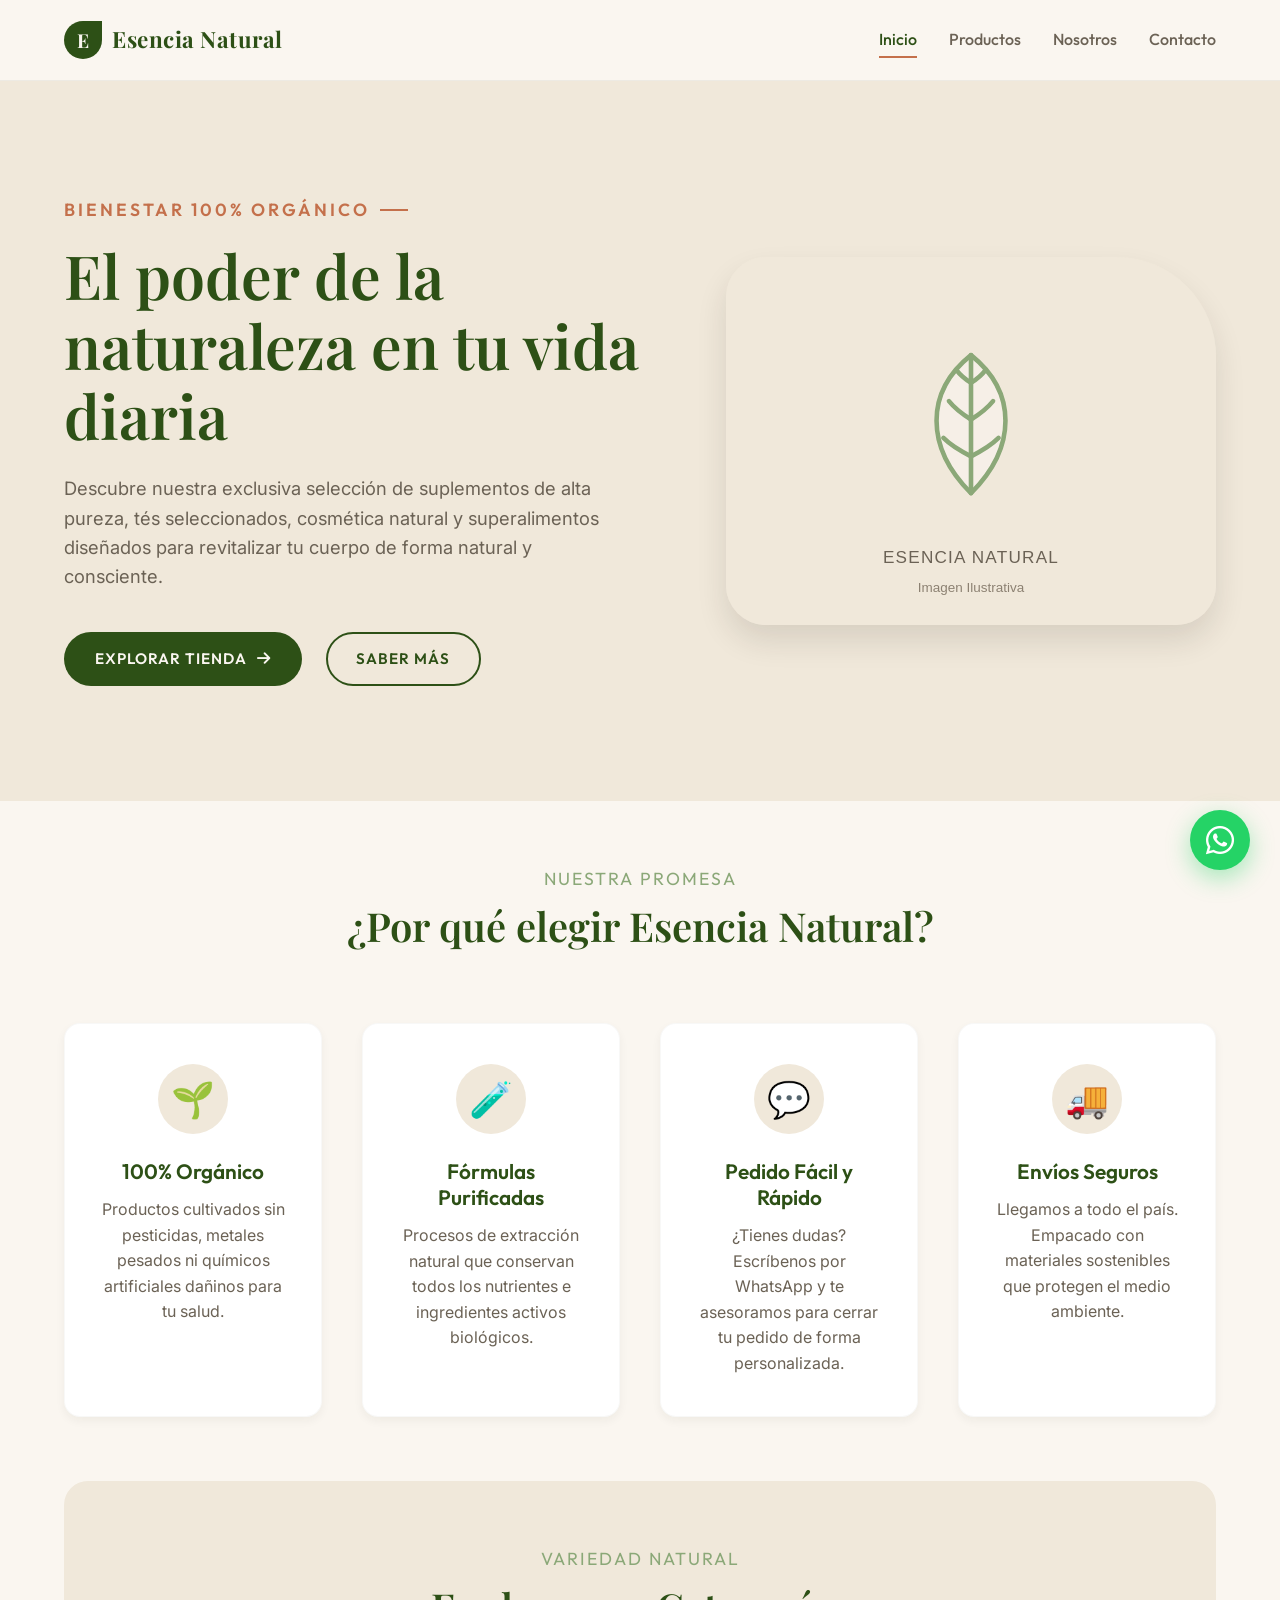
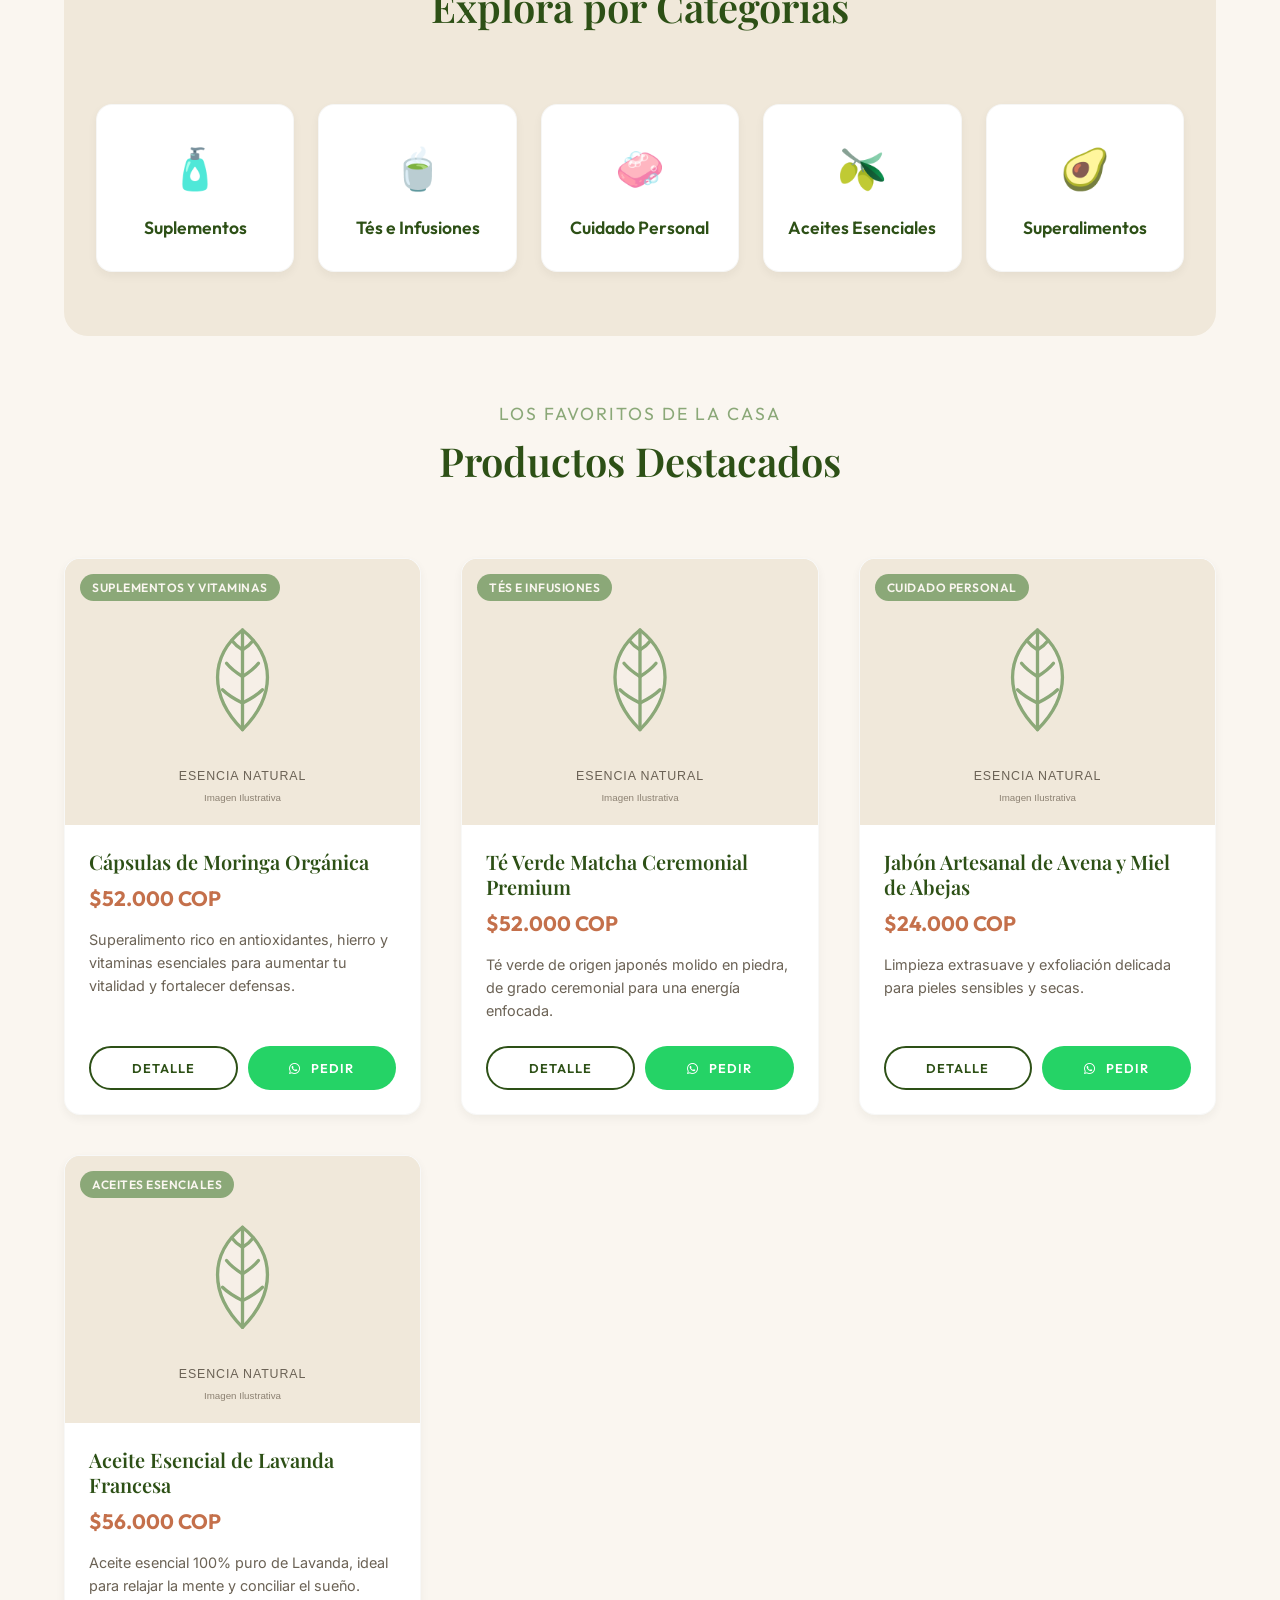
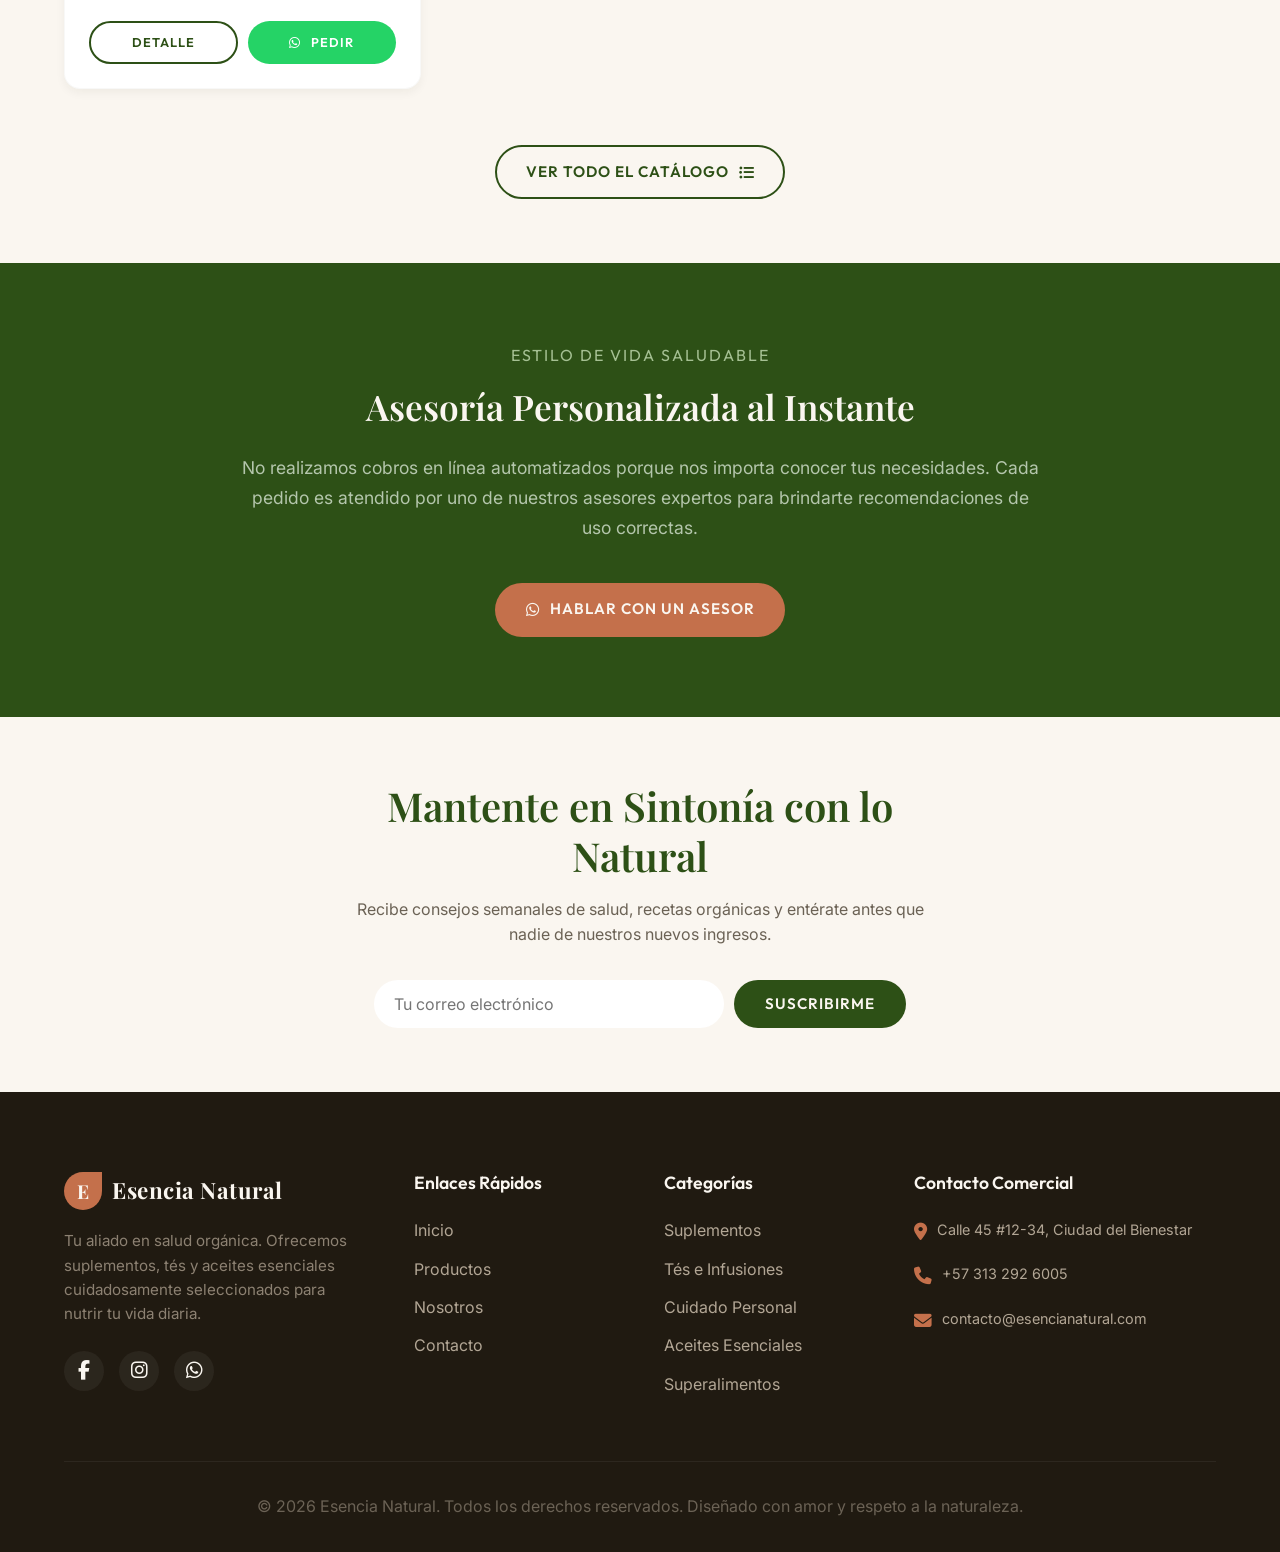
<file: index.html>
<!DOCTYPE html>
<html lang="es">
<head>
  <meta charset="UTF-8">
  <meta name="viewport" content="width=device-width, initial-scale=1.0">
  <title>Esencia Natural | Tienda Naturista y Bienestar Orgánico</title>
  <meta name="description" content="Descubre suplementos orgánicos, aceites esenciales, tés relajantes y superalimentos. En Esencia Natural te ayudamos a vivir mejor con productos 100% naturales.">
  
  <!-- CSS -->
  <link rel="stylesheet" href="css/styles.css">
  
  <!-- Iconos (Usamos FontAwesome para iconos de redes, etc. vía CDN) -->
  <link rel="stylesheet" href="https://cdnjs.cloudflare.com/ajax/libs/font-awesome/6.4.0/css/all.min.css">
</head>
<body>

  <!-- HEADER / NAVEGACIÓN -->
  <header>
    <div class="nav-container">
      <a href="index.html" class="logo">
        <div class="logo-icon">E</div>
        <span class="logo-text">Esencia Natural</span>
      </a>
      
      <nav class="nav-links" id="navLinks">
        <a href="index.html" class="active">Inicio</a>
        <a href="productos.html">Productos</a>
        <a href="nosotros.html">Nosotros</a>
        <a href="contacto.html">Contacto</a>
      </nav>
      
      <button class="nav-toggle" id="navToggle" aria-label="Abrir menú">
        <span></span>
        <span></span>
        <span></span>
      </button>
    </div>
  </header>

  <!-- SECCIÓN HERO -->
  <section class="hero">
    <div class="hero-grid">
      <div class="hero-content">
        <div class="hero-tagline">Bienestar 100% Orgánico</div>
        <h1>El poder de la naturaleza en tu vida diaria</h1>
        <p class="hero-desc">Descubre nuestra exclusiva selección de suplementos de alta pureza, tés seleccionados, cosmética natural y superalimentos diseñados para revitalizar tu cuerpo de forma natural y consciente.</p>
        <div class="hero-btns">
          <a href="productos.html" class="btn btn-primary">Explorar Tienda <i class="fa-solid fa-arrow-right"></i></a>
          <a href="contacto.html" class="btn btn-outline">Saber Más</a>
        </div>
      </div>
      <div class="hero-image">
        <img src="img/placeholder.svg" alt="Bienestar natural - Esencia Natural">
      </div>
    </div>
  </section>

  <!-- SECCIÓN BENEFICIOS -->
  <section class="benefits container">
    <div class="section-header">
      <p>Nuestra Promesa</p>
      <h2>¿Por qué elegir Esencia Natural?</h2>
    </div>
    <div class="benefits-grid">
      <div class="benefit-card">
        <div class="benefit-icon">🌱</div>
        <h3>100% Orgánico</h3>
        <p>Productos cultivados sin pesticidas, metales pesados ni químicos artificiales dañinos para tu salud.</p>
      </div>
      <div class="benefit-card">
        <div class="benefit-icon">🧪</div>
        <h3>Fórmulas Purificadas</h3>
        <p>Procesos de extracción natural que conservan todos los nutrientes e ingredientes activos biológicos.</p>
      </div>
      <div class="benefit-card">
        <div class="benefit-icon">💬</div>
        <h3>Pedido Fácil y Rápido</h3>
        <p>¿Tienes dudas? Escríbenos por WhatsApp y te asesoramos para cerrar tu pedido de forma personalizada.</p>
      </div>
      <div class="benefit-card">
        <div class="benefit-icon">🚚</div>
        <h3>Envíos Seguros</h3>
        <p>Llegamos a todo el país. Empacado con materiales sostenibles que protegen el medio ambiente.</p>
      </div>
    </div>
  </section>

  <!-- SECCIÓN CATEGORÍAS -->
  <section class="categories container" style="background-color: var(--bg-dark); border-radius: var(--border-radius-lg); padding: 4rem 2rem;">
    <div class="section-header">
      <p>Variedad Natural</p>
      <h2>Explora por Categorías</h2>
    </div>
    <div class="categories-grid">
      <a href="productos.html?cat=suplementos" class="category-card">
        <span class="category-emoji">🧴</span>
        <h3>Suplementos</h3>
      </a>
      <a href="productos.html?cat=tes" class="category-card">
        <span class="category-emoji">🍵</span>
        <h3>Tés e Infusiones</h3>
      </a>
      <a href="productos.html?cat=cuidado" class="category-card">
        <span class="category-emoji">🧼</span>
        <h3>Cuidado Personal</h3>
      </a>
      <a href="productos.html?cat=aceites" class="category-card">
        <span class="category-emoji">🫒</span>
        <h3>Aceites Esenciales</h3>
      </a>
      <a href="productos.html?cat=superalimentos" class="category-card">
        <span class="category-emoji">🥑</span>
        <h3>Superalimentos</h3>
      </a>
    </div>
  </section>

  <!-- PRODUCTOS DESTACADOS -->
  <section class="featured-products container">
    <div class="section-header">
      <p>Los Favoritos de la Casa</p>
      <h2>Productos Destacados</h2>
    </div>
    
    <div class="products-grid" id="featuredGrid">
      <!-- Se cargarán 4 productos destacados dinámicamente con JS -->
    </div>
    
    <div style="text-align: center; margin-top: 3.5rem;">
      <a href="productos.html" class="btn btn-outline">Ver Todo el Catálogo <i class="fa-solid fa-list-ul"></i></a>
    </div>
  </section>

  <!-- BANNER PROMOCIONAL / CONCEPTO -->
  <section class="promo-banner" style="background-color: var(--primary-color); color: var(--text-light); padding: 5rem 0; text-align: center; position: relative;">
    <div style="width: 90%; max-width: 800px; margin: 0 auto;">
      <span style="font-family: 'Outfit', sans-serif; font-size: 1rem; text-transform: uppercase; letter-spacing: 2px; color: var(--secondary-light); display: block; margin-bottom: 1rem;">Estilo de Vida Saludable</span>
      <h2 style="color: var(--text-light); font-size: 2.2rem; margin-bottom: 1.5rem; font-family: 'Playfair Display', serif;">Asesoría Personalizada al Instante</h2>
      <p style="color: #B4C6AC; font-size: 1.1rem; margin-bottom: 2.5rem; line-height: 1.7;">No realizamos cobros en línea automatizados porque nos importa conocer tus necesidades. Cada pedido es atendido por uno de nuestros asesores expertos para brindarte recomendaciones de uso correctas.</p>
      <a href="https://wa.me/573132926005?text=Hola%20🌿%20me%20gustaría%20recibir%20asesoría%20sobre%20sus%20productos%20naturistas." target="_blank" class="btn btn-accent"><i class="fa-brands fa-whatsapp"></i> Hablar con un Asesor</a>
    </div>
  </section>

  <!-- SUSCRIPCIÓN NEWSLETTER -->
  <section class="newsletter container" style="text-align: center; max-width: 600px; padding: 4rem 0;">
    <h2 style="margin-bottom: 1rem;">Mantente en Sintonía con lo Natural</h2>
    <p style="margin-bottom: 2rem;">Recibe consejos semanales de salud, recetas orgánicas y entérate antes que nadie de nuestros nuevos ingresos.</p>
    <form style="display: flex; gap: 10px; flex-wrap: wrap; justify-content: center;" onsubmit="event.preventDefault(); alert('¡Gracias por suscribirte a nuestro boletín natural!'); this.reset();">
      <input type="email" placeholder="Tu correo electrónico" required style="padding: 12px 20px; border-radius: 50px; border: 1.5px solid var(--border-color); font-family: 'Inter', sans-serif; font-size: 1rem; width: 100%; max-width: 350px; outline: none; background-color: var(--bg-card);">
      <button type="submit" class="btn btn-primary">Suscribirme</button>
    </form>
  </section>

  <!-- FOOTER -->
  <footer>
    <div class="footer-grid">
      <div class="footer-brand">
        <a href="index.html" class="logo" style="margin-bottom: 1.2rem; display: inline-flex;">
          <div class="logo-icon" style="background-color: var(--accent-color);">E</div>
          <span class="logo-text" style="color: var(--text-light);">Esencia Natural</span>
        </a>
        <p>Tu aliado en salud orgánica. Ofrecemos suplementos, tés y aceites esenciales cuidadosamente seleccionados para nutrir tu vida diaria.</p>
        <div class="footer-socials">
          <a href="#" class="social-link" aria-label="Facebook"><i class="fa-brands fa-facebook-f"></i></a>
          <a href="#" class="social-link" aria-label="Instagram"><i class="fa-brands fa-instagram"></i></a>
          <a href="#" class="social-link" aria-label="WhatsApp"><i class="fa-brands fa-whatsapp"></i></a>
        </div>
      </div>
      
      <div class="footer-column">
        <h4>Enlaces Rápidos</h4>
        <div class="footer-links">
          <a href="index.html">Inicio</a>
          <a href="productos.html">Productos</a>
          <a href="nosotros.html">Nosotros</a>
          <a href="contacto.html">Contacto</a>
        </div>
      </div>
      
      <div class="footer-column">
        <h4>Categorías</h4>
        <div class="footer-links">
          <a href="productos.html?cat=suplementos">Suplementos</a>
          <a href="productos.html?cat=tes">Tés e Infusiones</a>
          <a href="productos.html?cat=cuidado">Cuidado Personal</a>
          <a href="productos.html?cat=aceites">Aceites Esenciales</a>
          <a href="productos.html?cat=superalimentos">Superalimentos</a>
        </div>
      </div>
      
      <div class="footer-column">
        <h4>Contacto Comercial</h4>
        <div class="footer-contact-list">
          <div class="footer-contact-item">
            <span style="font-size: 1.1rem; color: var(--accent-color);"><i class="fa-solid fa-location-dot"></i></span>
            <span>Calle 45 #12-34, Ciudad del Bienestar</span>
          </div>
          <div class="footer-contact-item">
            <span style="font-size: 1.1rem; color: var(--accent-color);"><i class="fa-solid fa-phone"></i></span>
            <span>+57 313 292 6005</span>
          </div>
          <div class="footer-contact-item">
            <span style="font-size: 1.1rem; color: var(--accent-color);"><i class="fa-solid fa-envelope"></i></span>
            <span>contacto@esencianatural.com</span>
          </div>
        </div>
      </div>
    </div>
    
    <div class="footer-bottom">
      <p>&copy; 2026 Esencia Natural. Todos los derechos reservados. Diseñado con amor y respeto a la naturaleza.</p>
    </div>
  </footer>

  <!-- Botón WhatsApp Flotante -->
  <a href="https://wa.me/573132926005?text=Hola%20%F0%9F%8C%BF%20me%20gustar%C3%ADa%20ver%20el%20cat%C3%A1logo%20de%20productos." target="_blank" class="whatsapp-float" aria-label="Escríbenos por WhatsApp">
    <i class="fa-brands fa-whatsapp"></i>
  </a>

  <!-- SCRIPTS -->
  <script src="js/productos.js"></script>
  <script src="js/main.js"></script>
  <script>
    // Cargar 4 productos destacados en el Home
    document.addEventListener('DOMContentLoaded', () => {
      const grid = document.getElementById('featuredGrid');
      if (grid && typeof PRODUCTOS !== 'undefined') {
        // Seleccionamos 4 productos específicos representativos
        const destacadosIds = [1, 9, 13, 19];
        const destacados = PRODUCTOS.filter(p => destacadosIds.includes(p.id));
        
        destacados.forEach(prod => {
          const card = document.createElement('div');
          card.className = 'product-card';
          
          card.innerHTML = `
            <span class="product-badge">${prod.categoriaLabel}</span>
            <div class="product-image-container">
              <img src="${prod.imagen}" alt="${prod.nombre}" loading="lazy">
            </div>
            <div class="product-info">
              <h3 class="product-title"><a href="producto.html?id=${prod.id}">${prod.nombre}</a></h3>
              <div class="product-price">$${prod.precio.toLocaleString('es-CO')} COP</div>
              <p class="product-desc">${prod.descripcionCorta}</p>
              <div class="product-card-btns">
                <a href="producto.html?id=${prod.id}" class="btn btn-outline">Detalle</a>
                <a href="${generarLinkWhatsApp(prod.nombre, prod.precio, 1)}" target="_blank" class="btn btn-whatsapp"><i class="fa-brands fa-whatsapp"></i> Pedir</a>
              </div>
            </div>
          `;
          grid.appendChild(card);
        });
      }
    });
  </script>
</body>
</html>
</file>
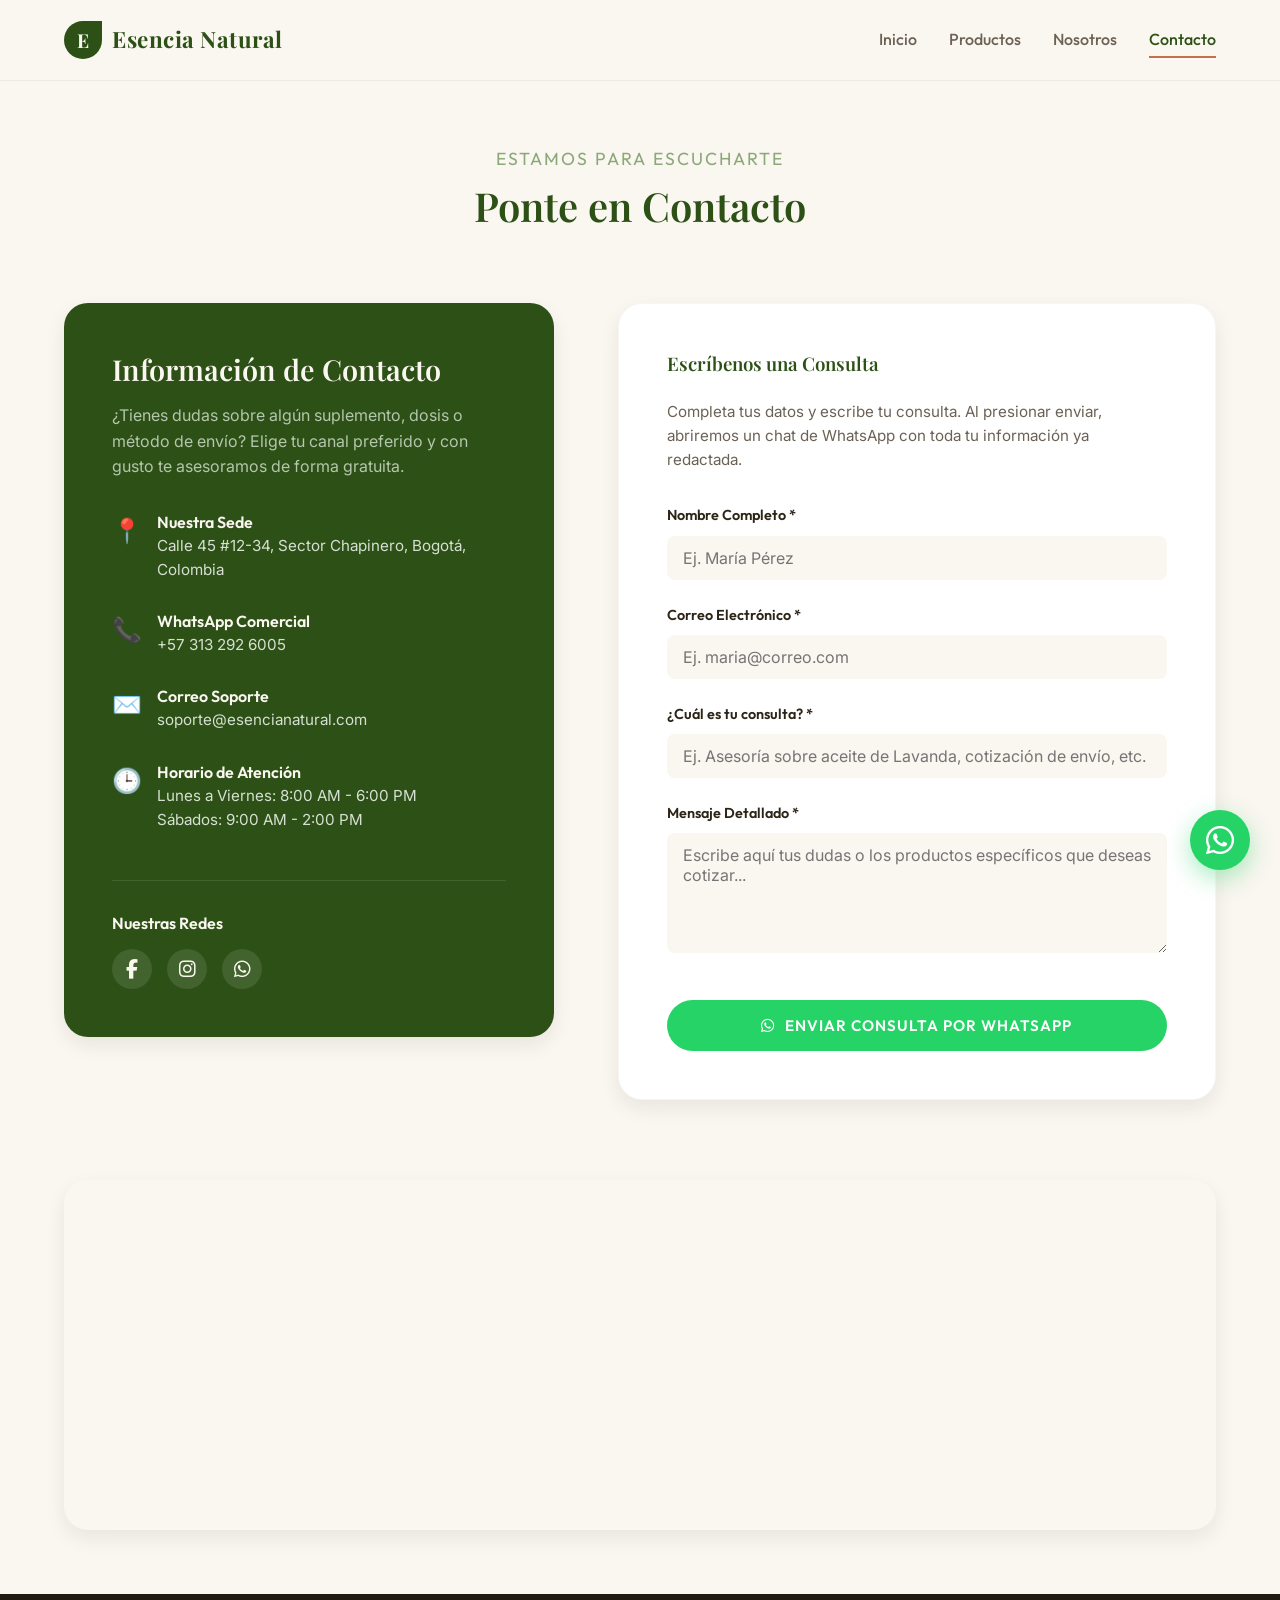
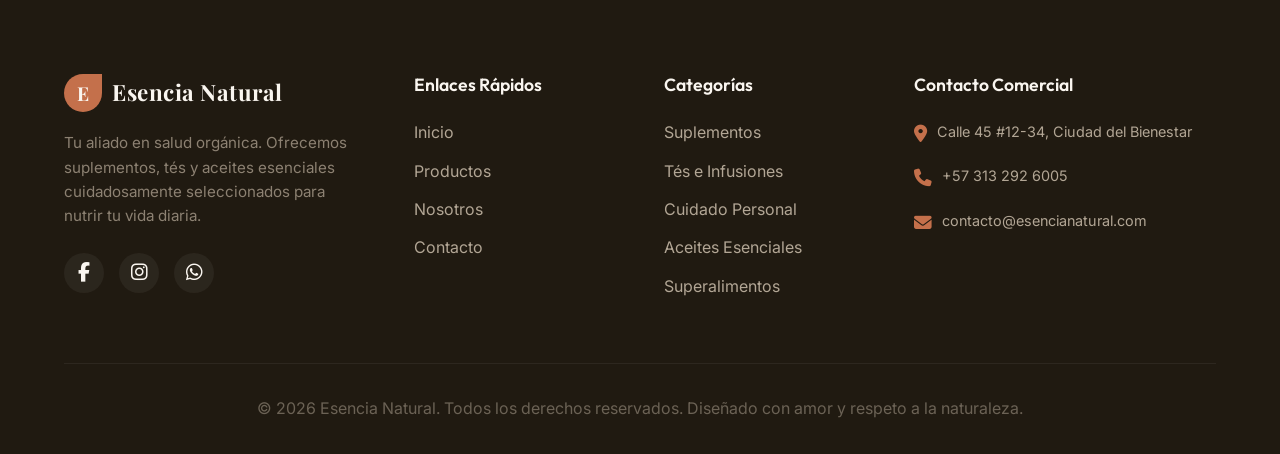
<file: contacto.html>
<!DOCTYPE html>
<html lang="es">
<head>
  <meta charset="UTF-8">
  <meta name="viewport" content="width=device-width, initial-scale=1.0">
  <title>Contacto y Asesoría | Esencia Natural</title>
  <meta name="description" content="Ponte en contacto con Esencia Natural. Escríbenos para asesorías, cotizaciones de productos o pedidos directos vía WhatsApp o mediante nuestro formulario.">
  
  <!-- CSS -->
  <link rel="stylesheet" href="css/styles.css">
  
  <!-- Iconos -->
  <link rel="stylesheet" href="https://cdnjs.cloudflare.com/ajax/libs/font-awesome/6.4.0/css/all.min.css">
</head>
<body>

  <!-- HEADER / NAVEGACIÓN -->
  <header>
    <div class="nav-container">
      <a href="index.html" class="logo">
        <div class="logo-icon">E</div>
        <span class="logo-text">Esencia Natural</span>
      </a>
      
      <nav class="nav-links" id="navLinks">
        <a href="index.html">Inicio</a>
        <a href="productos.html">Productos</a>
        <a href="nosotros.html">Nosotros</a>
        <a href="contacto.html" class="active">Contacto</a>
      </nav>
      
      <button class="nav-toggle" id="navToggle" aria-label="Abrir menú">
        <span></span>
        <span></span>
        <span></span>
      </button>
    </div>
  </header>

  <!-- CONTENIDO CONTACTO -->
  <main class="container">
    
    <div class="section-header">
      <p>Estamos para Escucharte</p>
      <h2>Ponte en Contacto</h2>
    </div>

    <div class="contact-grid">
      <!-- Columna Izquierda: Información -->
      <div class="contact-info-panel">
        <h3>Información de Contacto</h3>
        <p>¿Tienes dudas sobre algún suplemento, dosis o método de envío? Elige tu canal preferido y con gusto te asesoramos de forma gratuita.</p>
        
        <div class="contact-details">
          <div class="contact-item">
            <span class="contact-item-icon">📍</span>
            <div class="contact-item-text">
              <h4>Nuestra Sede</h4>
              <p>Calle 45 #12-34, Sector Chapinero, Bogotá, Colombia</p>
            </div>
          </div>
          
          <div class="contact-item">
            <span class="contact-item-icon">📞</span>
            <div class="contact-item-text">
              <h4>WhatsApp Comercial</h4>
              <p>+57 313 292 6005</p>
            </div>
          </div>
          
          <div class="contact-item">
            <span class="contact-item-icon">✉️</span>
            <div class="contact-item-text">
              <h4>Correo Soporte</h4>
              <p>soporte@esencianatural.com</p>
            </div>
          </div>
          
          <div class="contact-item">
            <span class="contact-item-icon">🕒</span>
            <div class="contact-item-text">
              <h4>Horario de Atención</h4>
              <p>Lunes a Viernes: 8:00 AM - 6:00 PM<br>Sábados: 9:00 AM - 2:00 PM</p>
            </div>
          </div>
        </div>

        <div style="margin-top: 3rem; border-top: 1px solid rgba(255,255,255,0.1); padding-top: 2rem;">
          <h4 style="font-family: 'Outfit', sans-serif; color: var(--text-light); margin-bottom: 1rem;">Nuestras Redes</h4>
          <div class="footer-socials">
            <a href="#" class="social-link" style="background-color: rgba(255,255,255,0.1);"><i class="fa-brands fa-facebook-f"></i></a>
            <a href="#" class="social-link" style="background-color: rgba(255,255,255,0.1);"><i class="fa-brands fa-instagram"></i></a>
            <a href="https://wa.me/573132926005" target="_blank" class="social-link" style="background-color: rgba(255,255,255,0.1);"><i class="fa-brands fa-whatsapp"></i></a>
          </div>
        </div>
      </div>
      
      <!-- Columna Derecha: Formulario dinámico a WhatsApp -->
      <div class="contact-form-panel">
        <h3 style="margin-bottom: 1.5rem; font-family: 'Playfair Display', serif;">Escríbenos una Consulta</h3>
        <p style="margin-bottom: 2rem; font-size: 0.95rem; color: var(--text-muted);">Completa tus datos y escribe tu consulta. Al presionar enviar, abriremos un chat de WhatsApp con toda tu información ya redactada.</p>
        
        <form id="contactForm">
          <div class="form-group">
            <label for="formName">Nombre Completo *</label>
            <input type="text" id="formName" placeholder="Ej. María Pérez" required>
          </div>
          
          <div class="form-group">
            <label for="formEmail">Correo Electrónico *</label>
            <input type="email" id="formEmail" placeholder="Ej. maria@correo.com" required>
          </div>
          
          <div class="form-group">
            <label for="formMotivo">¿Cuál es tu consulta? *</label>
            <input type="text" id="formMotivo" placeholder="Ej. Asesoría sobre aceite de Lavanda, cotización de envío, etc." required>
          </div>
          
          <div class="form-group">
            <label for="formMsg">Mensaje Detallado *</label>
            <textarea id="formMsg" placeholder="Escribe aquí tus dudas o los productos específicos que deseas cotizar..." required></textarea>
          </div>
          
          <button type="submit" class="btn btn-whatsapp" style="width: 100%; padding: 1rem 1.5rem; margin-top: 1rem;">
            <i class="fa-brands fa-whatsapp"></i> Enviar consulta por WhatsApp
          </button>
        </form>
      </div>
    </div>

    <!-- MAPA GOOGLE IFRAME MOCKUP -->
    <div style="margin-top: 5rem; border-radius: var(--border-radius-lg); overflow: hidden; box-shadow: var(--shadow-md); height: 350px; border: 1px solid var(--border-color);">
      <!-- Representación visual limpia de Google Maps usando SVG elegante/Iframe placeholder -->
      <iframe src="https://www.google.com/maps/embed?pb=!1m18!1m12!1m3!1d15907.818816911369!2d-74.0734005!3d4.6097102!2m3!1f0!2f0!3f0!3m2!1i1024!2i768!4f13.1!3m3!1m2!1s0x8e3f99074ba27a69%3A0x86134b22c7a2d3c!2sChapinero%2C%20Bogot%C3%A1!5e0!3m2!1ses-419!2sco!4v1700000000000!5m2!1ses-419!2sco" width="100%" height="100%" style="border:0;" allowfullscreen="" loading="lazy" referrerpolicy="no-referrer-when-downgrade"></iframe>
    </div>

  </main>

  <!-- FOOTER -->
  <footer>
    <div class="footer-grid">
      <div class="footer-brand">
        <a href="index.html" class="logo" style="margin-bottom: 1.2rem; display: inline-flex;">
          <div class="logo-icon" style="background-color: var(--accent-color);">E</div>
          <span class="logo-text" style="color: var(--text-light);">Esencia Natural</span>
        </a>
        <p>Tu aliado en salud orgánica. Ofrecemos suplementos, tés y aceites esenciales cuidadosamente seleccionados para nutrir tu vida diaria.</p>
        <div class="footer-socials">
          <a href="#" class="social-link" aria-label="Facebook"><i class="fa-brands fa-facebook-f"></i></a>
          <a href="#" class="social-link" aria-label="Instagram"><i class="fa-brands fa-instagram"></i></a>
          <a href="#" class="social-link" aria-label="WhatsApp"><i class="fa-brands fa-whatsapp"></i></a>
        </div>
      </div>
      
      <div class="footer-column">
        <h4>Enlaces Rápidos</h4>
        <div class="footer-links">
          <a href="index.html">Inicio</a>
          <a href="productos.html">Productos</a>
          <a href="nosotros.html">Nosotros</a>
          <a href="contacto.html">Contacto</a>
        </div>
      </div>
      
      <div class="footer-column">
        <h4>Categorías</h4>
        <div class="footer-links">
          <a href="productos.html?cat=suplementos">Suplementos</a>
          <a href="productos.html?cat=tes">Tés e Infusiones</a>
          <a href="productos.html?cat=cuidado">Cuidado Personal</a>
          <a href="productos.html?cat=aceites">Aceites Esenciales</a>
          <a href="productos.html?cat=superalimentos">Superalimentos</a>
        </div>
      </div>
      
      <div class="footer-column">
        <h4>Contacto Comercial</h4>
        <div class="footer-contact-list">
          <div class="footer-contact-item">
            <span style="font-size: 1.1rem; color: var(--accent-color);"><i class="fa-solid fa-location-dot"></i></span>
            <span>Calle 45 #12-34, Ciudad del Bienestar</span>
          </div>
          <div class="footer-contact-item">
            <span style="font-size: 1.1rem; color: var(--accent-color);"><i class="fa-solid fa-phone"></i></span>
            <span>+57 313 292 6005</span>
          </div>
          <div class="footer-contact-item">
            <span style="font-size: 1.1rem; color: var(--accent-color);"><i class="fa-solid fa-envelope"></i></span>
            <span>contacto@esencianatural.com</span>
          </div>
        </div>
      </div>
    </div>
    
    <div class="footer-bottom">
      <p>&copy; 2026 Esencia Natural. Todos los derechos reservados. Diseñado con amor y respeto a la naturaleza.</p>
    </div>
  </footer>

  <!-- Botón WhatsApp Flotante -->
  <a href="https://wa.me/573132926005?text=Hola%20%F0%9F%8C%BF%20me%20gustar%C3%ADa%20ver%20el%20cat%C3%A1logo%20de%20productos." target="_blank" class="whatsapp-float" aria-label="Escríbenos por WhatsApp">
    <i class="fa-brands fa-whatsapp"></i>
  </a>

  <!-- SCRIPTS -->
  <script src="js/productos.js"></script>
  <script src="js/main.js"></script>
  <script>
    // Lógica para empacar formulario de contacto y mandarlo a WhatsApp
    document.addEventListener('DOMContentLoaded', () => {
      const form = document.getElementById('contactForm');
      if (form) {
        form.addEventListener('submit', (e) => {
          e.preventDefault();
          
          const name = document.getElementById('formName').value.trim();
          const email = document.getElementById('formEmail').value.trim();
          const motivo = document.getElementById('formMotivo').value.trim();
          const msg = document.getElementById('formMsg').value.trim();
          
          const telefono = "573132926005"; // Número comercial
          
          const mensajeWhatsApp = `\u00A1Hola! \u{1F33F} Mi nombre es *${name}*.\n\u2709\uFE0F Mi correo: ${email}\n\u{1F4CC} *Motivo:* ${motivo}\n\u{1F4AC} *Consulta:* ${msg}`;
          
          const url = `https://wa.me/${telefono}?text=${encodeURIComponent(mensajeWhatsApp)}`;
          
          // Abrir WhatsApp en pestaña nueva
          window.open(url, '_blank');
          
          // Feedback al usuario y reiniciar formulario
          alert('¡Redirigiendo a WhatsApp para enviar tu consulta de forma personalizada!');
          form.reset();
        });
      }
    });
  </script>
</body>
</html>
</file>
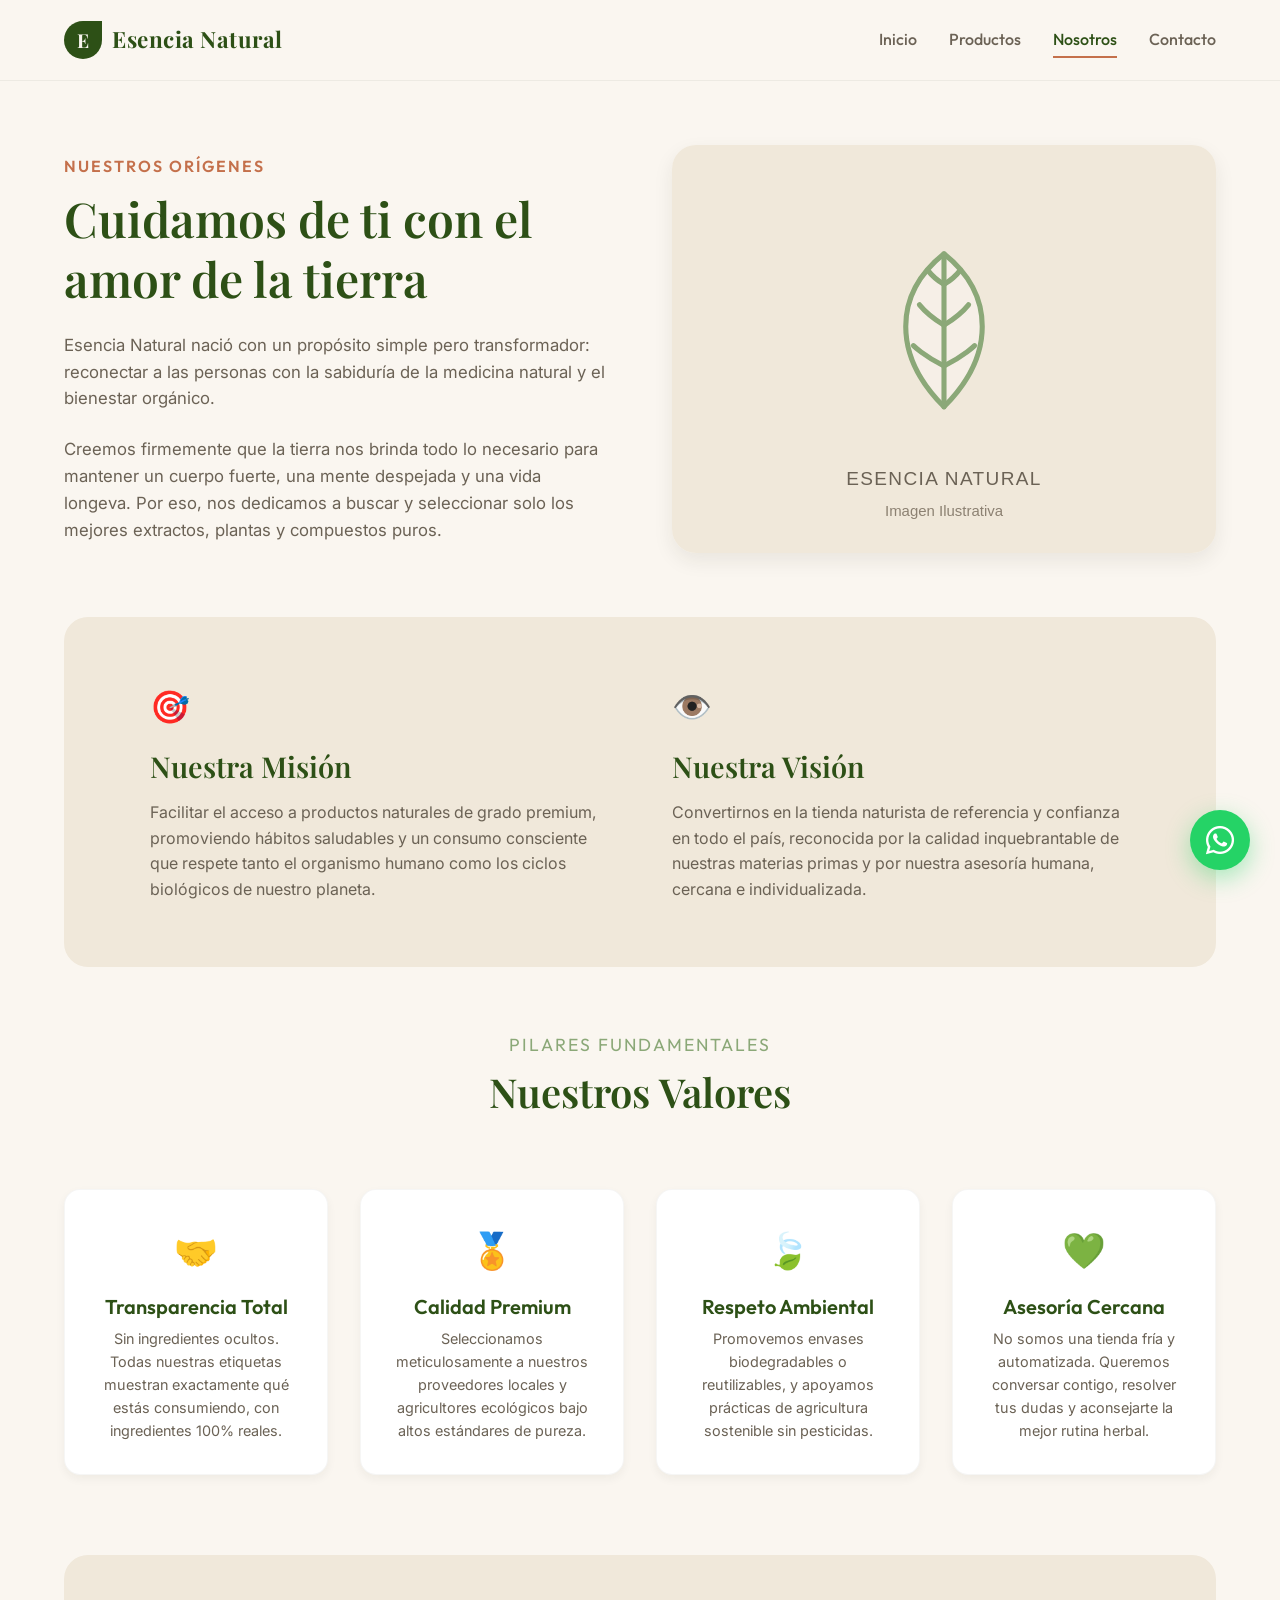
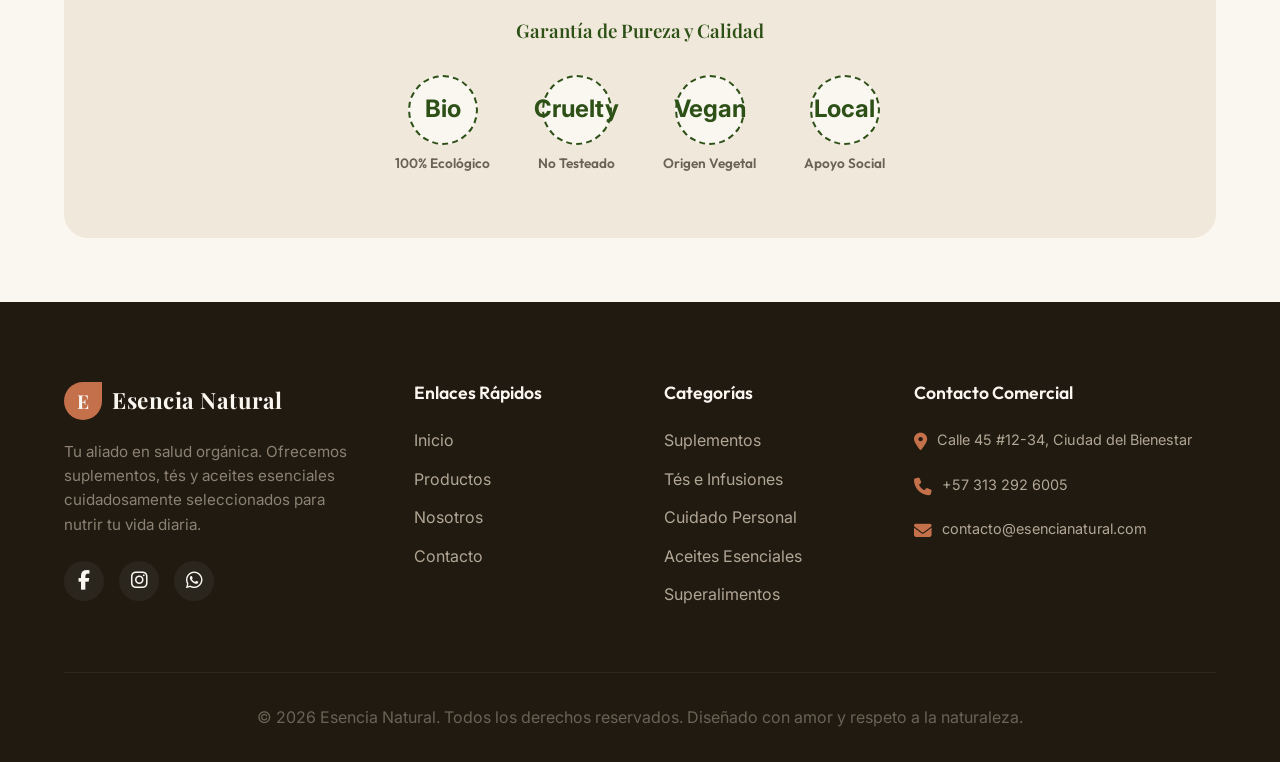
<file: nosotros.html>
<!DOCTYPE html>
<html lang="es">
<head>
  <meta charset="UTF-8">
  <meta name="viewport" content="width=device-width, initial-scale=1.0">
  <title>Sobre Nosotros | Esencia Natural</title>
  <meta name="description" content="Conoce la historia, misión y valores de Esencia Natural. Nos apasiona ofrecerte alternativas naturales y orgánicas para tu salud y bienestar integral.">
  
  <!-- CSS -->
  <link rel="stylesheet" href="css/styles.css">
  
  <!-- Iconos -->
  <link rel="stylesheet" href="https://cdnjs.cloudflare.com/ajax/libs/font-awesome/6.4.0/css/all.min.css">
</head>
<body>

  <!-- HEADER / NAVEGACIÓN -->
  <header>
    <div class="nav-container">
      <a href="index.html" class="logo">
        <div class="logo-icon">E</div>
        <span class="logo-text">Esencia Natural</span>
      </a>
      
      <nav class="nav-links" id="navLinks">
        <a href="index.html">Inicio</a>
        <a href="productos.html">Productos</a>
        <a href="nosotros.html" class="active">Nosotros</a>
        <a href="contacto.html">Contacto</a>
      </nav>
      
      <button class="nav-toggle" id="navToggle" aria-label="Abrir menú">
        <span></span>
        <span></span>
        <span></span>
      </button>
    </div>
  </header>

  <!-- CONTENIDO SOBRE NOSOTROS -->
  <main class="container">
    
    <!-- HERO DE LA PÁGINA SOBRE NOSOTROS -->
    <div class="about-hero">
      <div class="hero-content">
        <span style="font-family: 'Outfit', sans-serif; font-weight: 600; color: var(--accent-color); text-transform: uppercase; letter-spacing: 2px; display: block; margin-bottom: 0.5rem;">Nuestros Orígenes</span>
        <h1 style="font-size: clamp(2rem, 4.5vw, 3rem); margin-bottom: 1.5rem;">Cuidamos de ti con el amor de la tierra</h1>
        <p style="font-size: 1.05rem; color: var(--text-muted); margin-bottom: 1.5rem;">Esencia Natural nació con un propósito simple pero transformador: reconectar a las personas con la sabiduría de la medicina natural y el bienestar orgánico.</p>
        <p style="font-size: 1.05rem; color: var(--text-muted);">Creemos firmemente que la tierra nos brinda todo lo necesario para mantener un cuerpo fuerte, una mente despejada y una vida longeva. Por eso, nos dedicamos a buscar y seleccionar solo los mejores extractos, plantas y compuestos puros.</p>
      </div>
      <div class="hero-image">
        <img src="img/placeholder.svg" alt="Flores y hojas naturales - Esencia Natural">
      </div>
    </div>

    <!-- MISIÓN Y VISIÓN -->
    <section class="about-mission">
      <div class="mission-grid">
        <div class="mission-box">
          <span style="font-size: 2rem; display: block; margin-bottom: 1rem;">🎯</span>
          <h3>Nuestra Misión</h3>
          <p style="font-size: 1rem; color: var(--text-muted);">Facilitar el acceso a productos naturales de grado premium, promoviendo hábitos saludables y un consumo consciente que respete tanto el organismo humano como los ciclos biológicos de nuestro planeta.</p>
        </div>
        <div class="mission-box">
          <span style="font-size: 2rem; display: block; margin-bottom: 1rem;">👁️</span>
          <h3>Nuestra Visión</h3>
          <p style="font-size: 1rem; color: var(--text-muted);">Convertirnos en la tienda naturista de referencia y confianza en todo el país, reconocida por la calidad inquebrantable de nuestras materias primas y por nuestra asesoría humana, cercana e individualizada.</p>
        </div>
      </div>
    </section>

    <!-- NUESTROS VALORES -->
    <section class="values" style="margin-bottom: 5rem;">
      <div class="section-header">
        <p>Pilares Fundamentales</p>
        <h2>Nuestros Valores</h2>
      </div>
      <div class="values-grid">
        <div class="value-card">
          <span style="font-size: 2.2rem;">🤝</span>
          <h4>Transparencia Total</h4>
          <p style="font-size: 0.9rem; color: var(--text-muted); margin-top: 0.5rem;">Sin ingredientes ocultos. Todas nuestras etiquetas muestran exactamente qué estás consumiendo, con ingredientes 100% reales.</p>
        </div>
        <div class="value-card">
          <span style="font-size: 2.2rem;">🏅</span>
          <h4>Calidad Premium</h4>
          <p style="font-size: 0.9rem; color: var(--text-muted); margin-top: 0.5rem;">Seleccionamos meticulosamente a nuestros proveedores locales y agricultores ecológicos bajo altos estándares de pureza.</p>
        </div>
        <div class="value-card">
          <span style="font-size: 2.2rem;">🍃</span>
          <h4>Respeto Ambiental</h4>
          <p style="font-size: 0.9rem; color: var(--text-muted); margin-top: 0.5rem;">Promovemos envases biodegradables o reutilizables, y apoyamos prácticas de agricultura sostenible sin pesticidas.</p>
        </div>
        <div class="value-card">
          <span style="font-size: 2.2rem;">💚</span>
          <h4>Asesoría Cercana</h4>
          <p style="font-size: 0.9rem; color: var(--text-muted); margin-top: 0.5rem;">No somos una tienda fría y automatizada. Queremos conversar contigo, resolver tus dudas y aconsejarte la mejor rutina herbal.</p>
        </div>
      </div>
    </section>

    <!-- SELLOS / CERTIFICACIONES MOCKUP -->
    <section class="certifications" style="background-color: var(--bg-dark); border-radius: var(--border-radius-lg); padding: 4rem 2rem; text-align: center;">
      <h3 style="margin-bottom: 2rem; font-family: 'Playfair Display', serif;">Garantía de Pureza y Calidad</h3>
      <div style="display: flex; justify-content: center; gap: 3rem; flex-wrap: wrap;">
        <div style="max-width: 120px; display: flex; flex-direction: column; align-items: center; gap: 8px;">
          <div style="width: 70px; height: 70px; border-radius: 50%; border: 2.5px dashed var(--primary-color); display: flex; align-items: center; justify-content: center; font-size: 1.5rem; color: var(--primary-color); font-weight: bold; background-color: var(--bg-light);">Bio</div>
          <span style="font-family: 'Outfit', sans-serif; font-size: 0.85rem; font-weight: 600; color: var(--text-muted);">100% Ecológico</span>
        </div>
        <div style="max-width: 120px; display: flex; flex-direction: column; align-items: center; gap: 8px;">
          <div style="width: 70px; height: 70px; border-radius: 50%; border: 2.5px dashed var(--primary-color); display: flex; align-items: center; justify-content: center; font-size: 1.5rem; color: var(--primary-color); font-weight: bold; background-color: var(--bg-light);">Cruelty</div>
          <span style="font-family: 'Outfit', sans-serif; font-size: 0.85rem; font-weight: 600; color: var(--text-muted);">No Testeado</span>
        </div>
        <div style="max-width: 120px; display: flex; flex-direction: column; align-items: center; gap: 8px;">
          <div style="width: 70px; height: 70px; border-radius: 50%; border: 2.5px dashed var(--primary-color); display: flex; align-items: center; justify-content: center; font-size: 1.5rem; color: var(--primary-color); font-weight: bold; background-color: var(--bg-light);">Vegan</div>
          <span style="font-family: 'Outfit', sans-serif; font-size: 0.85rem; font-weight: 600; color: var(--text-muted);">Origen Vegetal</span>
        </div>
        <div style="max-width: 120px; display: flex; flex-direction: column; align-items: center; gap: 8px;">
          <div style="width: 70px; height: 70px; border-radius: 50%; border: 2.5px dashed var(--primary-color); display: flex; align-items: center; justify-content: center; font-size: 1.5rem; color: var(--primary-color); font-weight: bold; background-color: var(--bg-light);">Local</div>
          <span style="font-family: 'Outfit', sans-serif; font-size: 0.85rem; font-weight: 600; color: var(--text-muted);">Apoyo Social</span>
        </div>
      </div>
    </section>

  </main>

  <!-- FOOTER -->
  <footer>
    <div class="footer-grid">
      <div class="footer-brand">
        <a href="index.html" class="logo" style="margin-bottom: 1.2rem; display: inline-flex;">
          <div class="logo-icon" style="background-color: var(--accent-color);">E</div>
          <span class="logo-text" style="color: var(--text-light);">Esencia Natural</span>
        </a>
        <p>Tu aliado en salud orgánica. Ofrecemos suplementos, tés y aceites esenciales cuidadosamente seleccionados para nutrir tu vida diaria.</p>
        <div class="footer-socials">
          <a href="#" class="social-link" aria-label="Facebook"><i class="fa-brands fa-facebook-f"></i></a>
          <a href="#" class="social-link" aria-label="Instagram"><i class="fa-brands fa-instagram"></i></a>
          <a href="#" class="social-link" aria-label="WhatsApp"><i class="fa-brands fa-whatsapp"></i></a>
        </div>
      </div>
      
      <div class="footer-column">
        <h4>Enlaces Rápidos</h4>
        <div class="footer-links">
          <a href="index.html">Inicio</a>
          <a href="productos.html">Productos</a>
          <a href="nosotros.html">Nosotros</a>
          <a href="contacto.html">Contacto</a>
        </div>
      </div>
      
      <div class="footer-column">
        <h4>Categorías</h4>
        <div class="footer-links">
          <a href="productos.html?cat=suplementos">Suplementos</a>
          <a href="productos.html?cat=tes">Tés e Infusiones</a>
          <a href="productos.html?cat=cuidado">Cuidado Personal</a>
          <a href="productos.html?cat=aceites">Aceites Esenciales</a>
          <a href="productos.html?cat=superalimentos">Superalimentos</a>
        </div>
      </div>
      
      <div class="footer-column">
        <h4>Contacto Comercial</h4>
        <div class="footer-contact-list">
          <div class="footer-contact-item">
            <span style="font-size: 1.1rem; color: var(--accent-color);"><i class="fa-solid fa-location-dot"></i></span>
            <span>Calle 45 #12-34, Ciudad del Bienestar</span>
          </div>
          <div class="footer-contact-item">
            <span style="font-size: 1.1rem; color: var(--accent-color);"><i class="fa-solid fa-phone"></i></span>
            <span>+57 313 292 6005</span>
          </div>
          <div class="footer-contact-item">
            <span style="font-size: 1.1rem; color: var(--accent-color);"><i class="fa-solid fa-envelope"></i></span>
            <span>contacto@esencianatural.com</span>
          </div>
        </div>
      </div>
    </div>
    
    <div class="footer-bottom">
      <p>&copy; 2026 Esencia Natural. Todos los derechos reservados. Diseñado con amor y respeto a la naturaleza.</p>
    </div>
  </footer>

  <!-- Botón WhatsApp Flotante -->
  <a href="https://wa.me/573132926005?text=Hola%20%F0%9F%8C%BF%20me%20gustar%C3%ADa%20ver%20el%20cat%C3%A1logo%20de%20productos." target="_blank" class="whatsapp-float" aria-label="Escríbenos por WhatsApp">
    <i class="fa-brands fa-whatsapp"></i>
  </a>

  <!-- SCRIPTS -->
  <script src="js/productos.js"></script>
  <script src="js/main.js"></script>
</body>
</html>
</file>
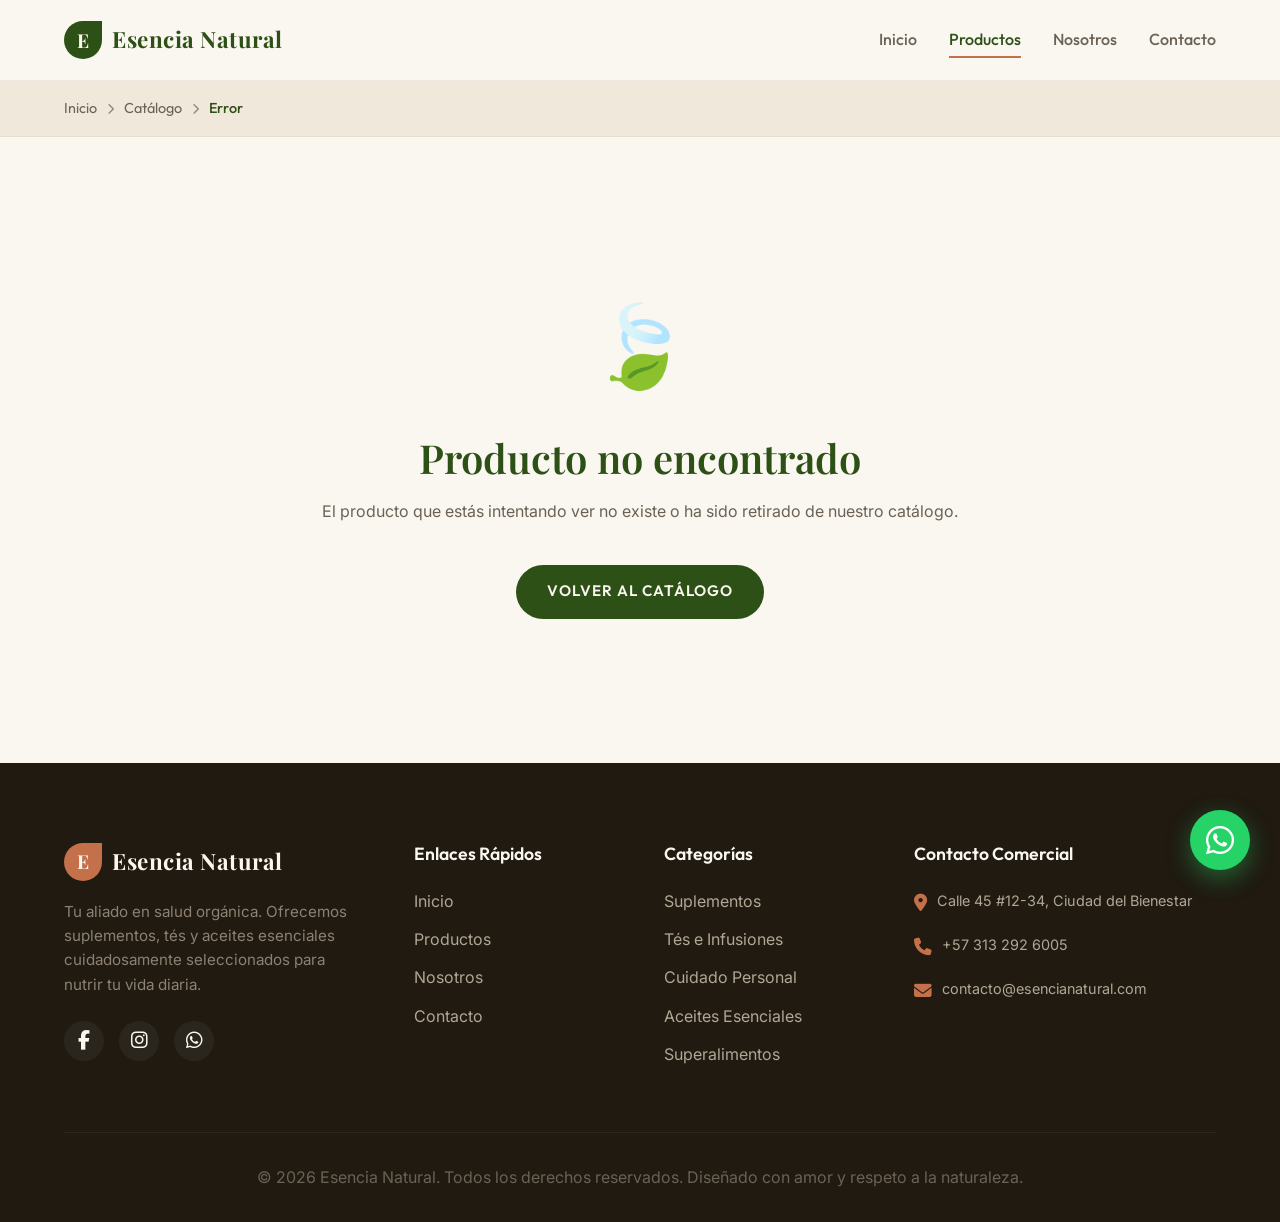
<file: producto.html>
<!DOCTYPE html>
<html lang="es">
<head>
  <meta charset="UTF-8">
  <meta name="viewport" content="width=device-width, initial-scale=1.0">
  <title>Detalle de Producto | Esencia Natural</title>
  <meta name="description" content="Detalle completo de producto natural en Esencia Natural. Conoce sus propiedades, ingredientes, modo de uso y ordénalo directamente por WhatsApp.">
  
  <!-- CSS -->
  <link rel="stylesheet" href="css/styles.css">
  
  <!-- Iconos -->
  <link rel="stylesheet" href="https://cdnjs.cloudflare.com/ajax/libs/font-awesome/6.4.0/css/all.min.css">
</head>
<body>

  <!-- HEADER / NAVEGACIÓN -->
  <header>
    <div class="nav-container">
      <a href="index.html" class="logo">
        <div class="logo-icon">E</div>
        <span class="logo-text">Esencia Natural</span>
      </a>
      
      <nav class="nav-links" id="navLinks">
        <a href="index.html">Inicio</a>
        <a href="productos.html" class="active">Productos</a>
        <a href="nosotros.html">Nosotros</a>
        <a href="contacto.html">Contacto</a>
      </nav>
      
      <button class="nav-toggle" id="navToggle" aria-label="Abrir menú">
        <span></span>
        <span></span>
        <span></span>
      </button>
    </div>
  </header>

  <!-- BREADCRUMB (MIGA DE PAN) -->
  <section style="background-color: var(--bg-dark); padding: 1rem 0; font-size: 0.9rem; border-bottom: 1px solid rgba(44,36,22,0.05);">
    <div class="container" style="padding: 0; display: flex; gap: 10px; align-items: center; color: var(--text-muted); font-family: 'Outfit', sans-serif;">
      <a href="index.html" style="hover: color: var(--primary-color);">Inicio</a>
      <span><i class="fa-solid fa-chevron-right" style="font-size: 0.7rem; opacity: 0.7;"></i></span>
      <a href="productos.html">Catálogo</a>
      <span><i class="fa-solid fa-chevron-right" style="font-size: 0.7rem; opacity: 0.7;"></i></span>
      <span id="breadcrumbCurrent" style="color: var(--primary-color); font-weight: 500;">Cargando Producto...</span>
    </div>
  </section>

  <!-- CONTENIDO DETALLE DE PRODUCTO -->
  <main class="container">
    
    <!-- CONTENEDOR PRINCIPAL DEL DETALLE -->
    <div class="product-detail-grid" id="detailContainer">
      <!-- Columna Izquierda: Galería/Imagen -->
      <div class="detail-gallery">
        <img id="detailImg" src="img/placeholder.svg" alt="Imagen de producto">
      </div>
      
      <!-- Columna Derecha: Información y Compra -->
      <div class="detail-info">
        <span class="detail-category" id="detailCategory">Categoría</span>
        <h1 id="detailTitle">Nombre del Producto</h1>
        <div class="detail-price" id="detailPrice">$0 COP</div>
        
        <p class="detail-desc" id="detailDescShort">
          Cargando la descripción corta del producto seleccionado de nuestra base de datos natural...
        </p>
        
        <!-- SECCIÓN DE COMPRA POR WHATSAPP -->
        <div class="purchase-section">
          <div style="display: flex; flex-direction: column; gap: 5px;">
            <label style="font-family: 'Outfit', sans-serif; font-weight: 600; font-size: 0.85rem; color: var(--text-muted);">CANTIDAD</label>
            <div class="quantity-selector">
              <button class="quantity-btn" id="minusBtn" aria-label="Disminuir cantidad"><i class="fa-solid fa-minus"></i></button>
              <input type="number" class="quantity-input" id="qtyInput" value="1" min="1" max="99" readonly>
              <button class="quantity-btn" id="plusBtn" aria-label="Aumentar cantidad"><i class="fa-solid fa-plus"></i></button>
            </div>
          </div>
          
          <a href="#" target="_blank" class="btn btn-whatsapp" id="detailWaBtn" style="flex-grow: 1; padding: 1.1rem 1.8rem; font-size: 1.05rem;">
            <i class="fa-brands fa-whatsapp" style="font-size: 1.4rem;"></i> Pedir por WhatsApp
          </a>
        </div>

        <!-- TABS DETALLADOS (DESCRIPCIÓN, MODO DE USO, ETC.) -->
        <div class="detail-tabs">
          <div class="tab-nav">
            <button class="tab-btn active" data-tab="tab-desc">Descripción</button>
            <button class="tab-btn" data-tab="tab-beneficios">Beneficios</button>
            <button class="tab-btn" data-tab="tab-uso">Uso e Ingredientes</button>
          </div>
          
          <!-- Contenido Tab 1: Descripción -->
          <div class="tab-content active" id="tab-desc">
            <p id="detailDescLong">Cargando detalles...</p>
          </div>
          
          <!-- Contenido Tab 2: Beneficios -->
          <div class="tab-content" id="tab-beneficios">
            <ul id="detailBenefits">
              <!-- Cargado dinámicamente -->
            </ul>
          </div>
          
          <!-- Contenido Tab 3: Uso e Ingredientes -->
          <div class="tab-content" id="tab-uso">
            <div style="margin-bottom: 1.5rem;">
              <h4 style="font-family: 'Outfit', sans-serif; font-weight: 600; color: var(--primary-color); font-size: 1rem; margin-bottom: 0.5rem; display: flex; align-items: center; gap: 8px;">
                <span>🥄</span> Modo de Uso
              </h4>
              <p id="detailUso" style="font-size: 0.95rem;">Cargando...</p>
            </div>
            <div>
              <h4 style="font-family: 'Outfit', sans-serif; font-weight: 600; color: var(--primary-color); font-size: 1rem; margin-bottom: 0.5rem; display: flex; align-items: center; gap: 8px;">
                <span>🍃</span> Ingredientes
              </h4>
              <p id="detailIngredientes" style="font-size: 0.95rem; font-style: italic;">Cargando...</p>
            </div>
          </div>
        </div>

      </div>
    </div>

    <!-- ERROR PRODUCTO NO ENCONTRADO -->
    <div id="productError" style="display: none; text-align: center; padding: 5rem 0;">
      <span style="font-size: 5rem; display: block; margin-bottom: 1.5rem;">🍃</span>
      <h2 style="margin-bottom: 1rem;">Producto no encontrado</h2>
      <p style="color: var(--text-muted); margin-bottom: 2.5rem;">El producto que estás intentando ver no existe o ha sido retirado de nuestro catálogo.</p>
      <a href="productos.html" class="btn btn-primary">Volver al Catálogo</a>
    </div>

  </main>

  <!-- PRODUCTOS RELACIONADOS -->
  <section class="related-products" style="background-color: var(--bg-dark); padding: 5rem 0; border-top: 1px solid rgba(44,36,22,0.05);">
    <div class="container" style="padding: 0;">
      <div class="section-header">
        <p>Completa tu Bienestar</p>
        <h2>Productos Relacionados</h2>
      </div>
      
      <div class="products-grid" id="relatedGrid">
        <!-- Rellenado dinámicamente con productos de la misma categoría -->
      </div>
    </div>
  </section>

  <!-- FOOTER -->
  <footer>
    <div class="footer-grid">
      <div class="footer-brand">
        <a href="index.html" class="logo" style="margin-bottom: 1.2rem; display: inline-flex;">
          <div class="logo-icon" style="background-color: var(--accent-color);">E</div>
          <span class="logo-text" style="color: var(--text-light);">Esencia Natural</span>
        </a>
        <p>Tu aliado en salud orgánica. Ofrecemos suplementos, tés y aceites esenciales cuidadosamente seleccionados para nutrir tu vida diaria.</p>
        <div class="footer-socials">
          <a href="#" class="social-link" aria-label="Facebook"><i class="fa-brands fa-facebook-f"></i></a>
          <a href="#" class="social-link" aria-label="Instagram"><i class="fa-brands fa-instagram"></i></a>
          <a href="#" class="social-link" aria-label="WhatsApp"><i class="fa-brands fa-whatsapp"></i></a>
        </div>
      </div>
      
      <div class="footer-column">
        <h4>Enlaces Rápidos</h4>
        <div class="footer-links">
          <a href="index.html">Inicio</a>
          <a href="productos.html">Productos</a>
          <a href="nosotros.html">Nosotros</a>
          <a href="contacto.html">Contacto</a>
        </div>
      </div>
      
      <div class="footer-column">
        <h4>Categorías</h4>
        <div class="footer-links">
          <a href="productos.html?cat=suplementos">Suplementos</a>
          <a href="productos.html?cat=tes">Tés e Infusiones</a>
          <a href="productos.html?cat=cuidado">Cuidado Personal</a>
          <a href="productos.html?cat=aceites">Aceites Esenciales</a>
          <a href="productos.html?cat=superalimentos">Superalimentos</a>
        </div>
      </div>
      
      <div class="footer-column">
        <h4>Contacto Comercial</h4>
        <div class="footer-contact-list">
          <div class="footer-contact-item">
            <span style="font-size: 1.1rem; color: var(--accent-color);"><i class="fa-solid fa-location-dot"></i></span>
            <span>Calle 45 #12-34, Ciudad del Bienestar</span>
          </div>
          <div class="footer-contact-item">
            <span style="font-size: 1.1rem; color: var(--accent-color);"><i class="fa-solid fa-phone"></i></span>
            <span>+57 313 292 6005</span>
          </div>
          <div class="footer-contact-item">
            <span style="font-size: 1.1rem; color: var(--accent-color);"><i class="fa-solid fa-envelope"></i></span>
            <span>contacto@esencianatural.com</span>
          </div>
        </div>
      </div>
    </div>
    
    <div class="footer-bottom">
      <p>&copy; 2026 Esencia Natural. Todos los derechos reservados. Diseñado con amor y respeto a la naturaleza.</p>
    </div>
  </footer>

  <!-- Botón WhatsApp Flotante -->
  <a href="https://wa.me/573132926005?text=Hola%20%F0%9F%8C%BF%20me%20gustar%C3%ADa%20ver%20el%20cat%C3%A1logo%20de%20productos." target="_blank" class="whatsapp-float" aria-label="Escríbenos por WhatsApp">
    <i class="fa-brands fa-whatsapp"></i>
  </a>

  <!-- SCRIPTS -->
  <script src="js/productos.js"></script>
  <script src="js/main.js"></script>
  <script src="js/producto-detalle.js"></script>
</body>
</html>
</file>
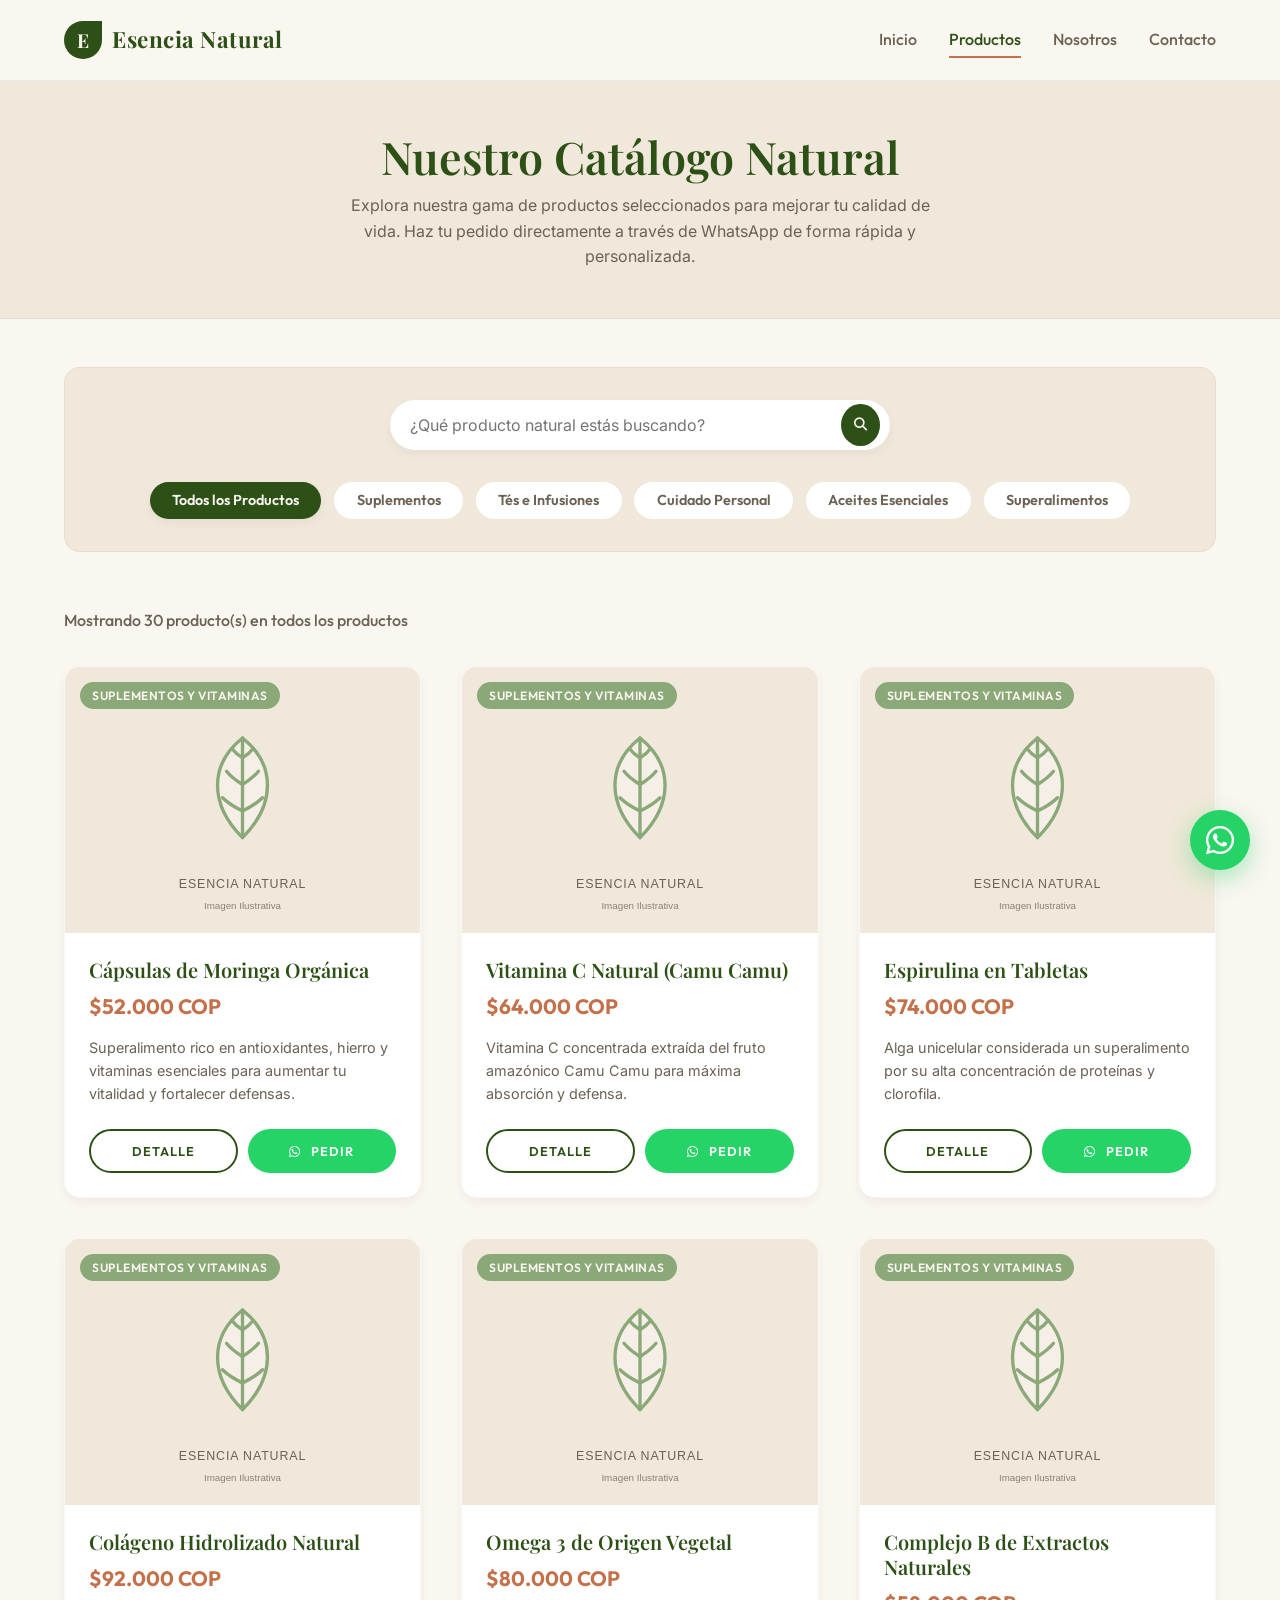
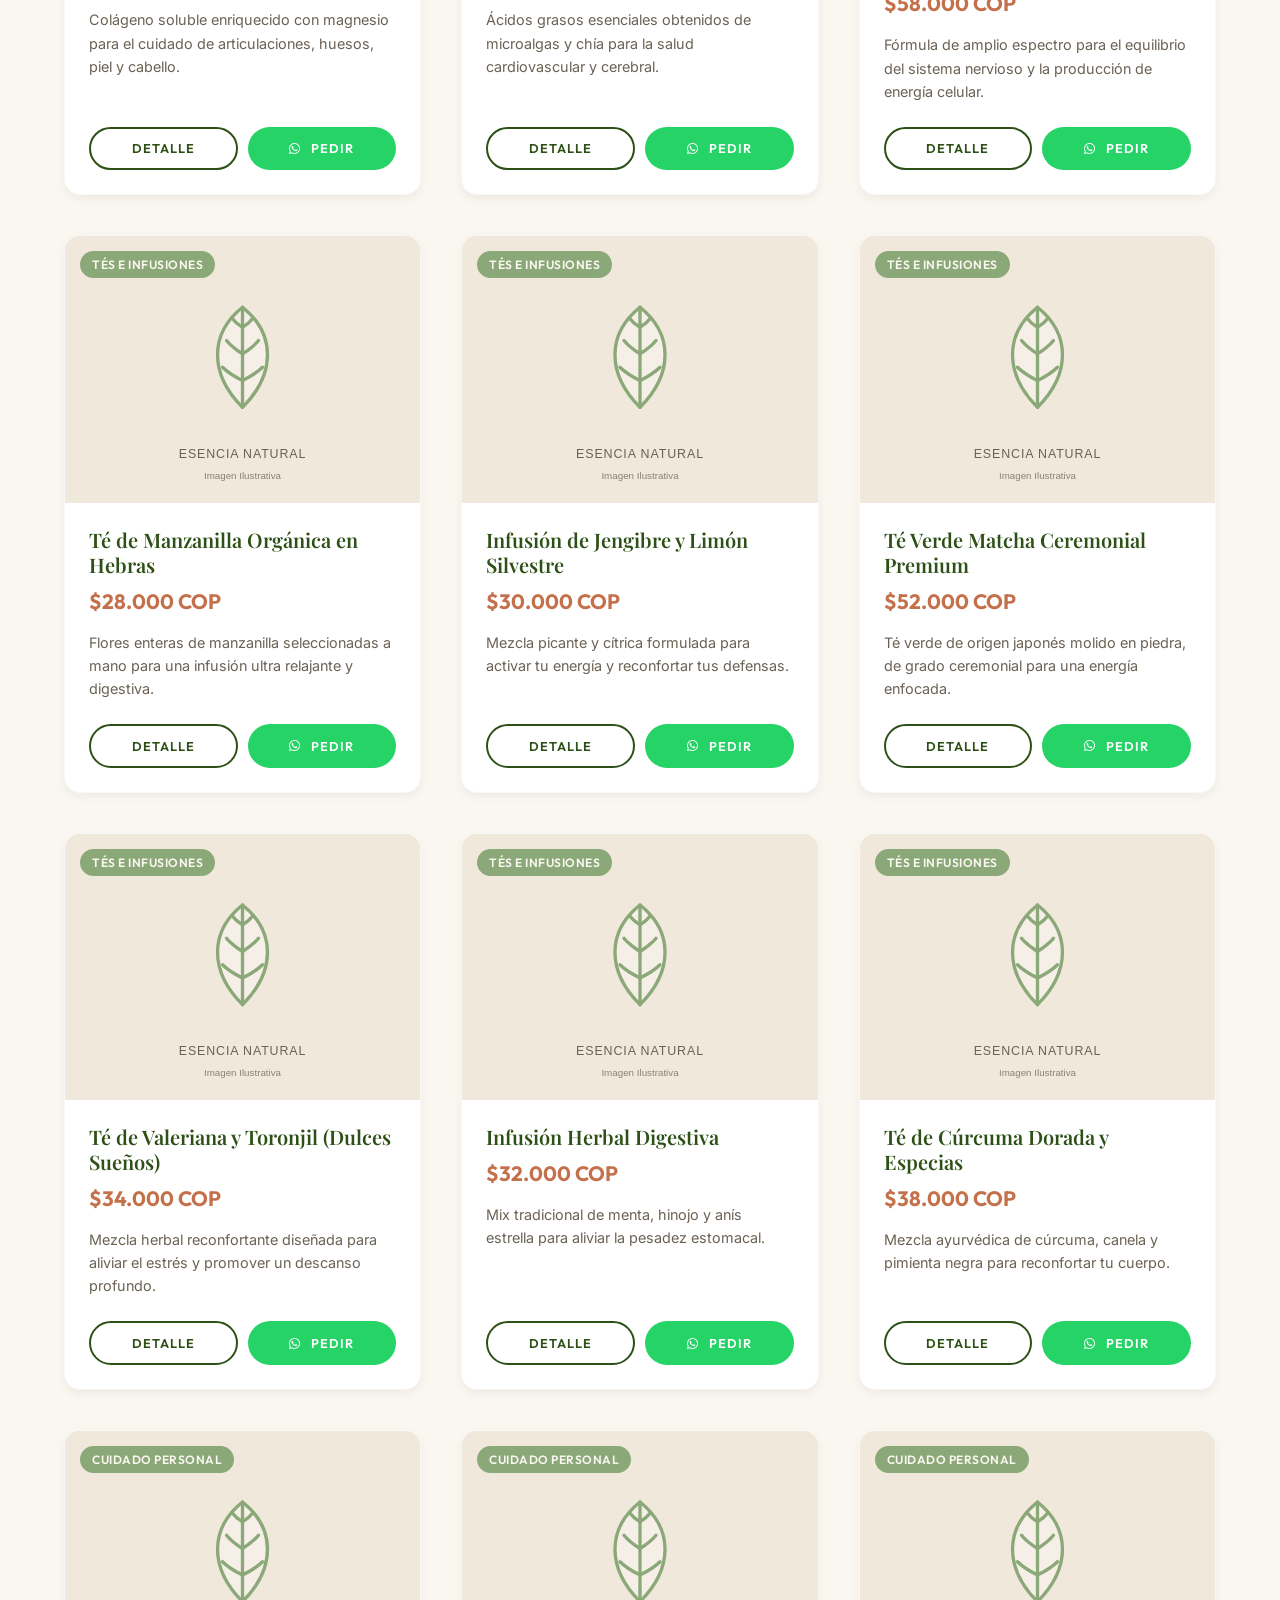
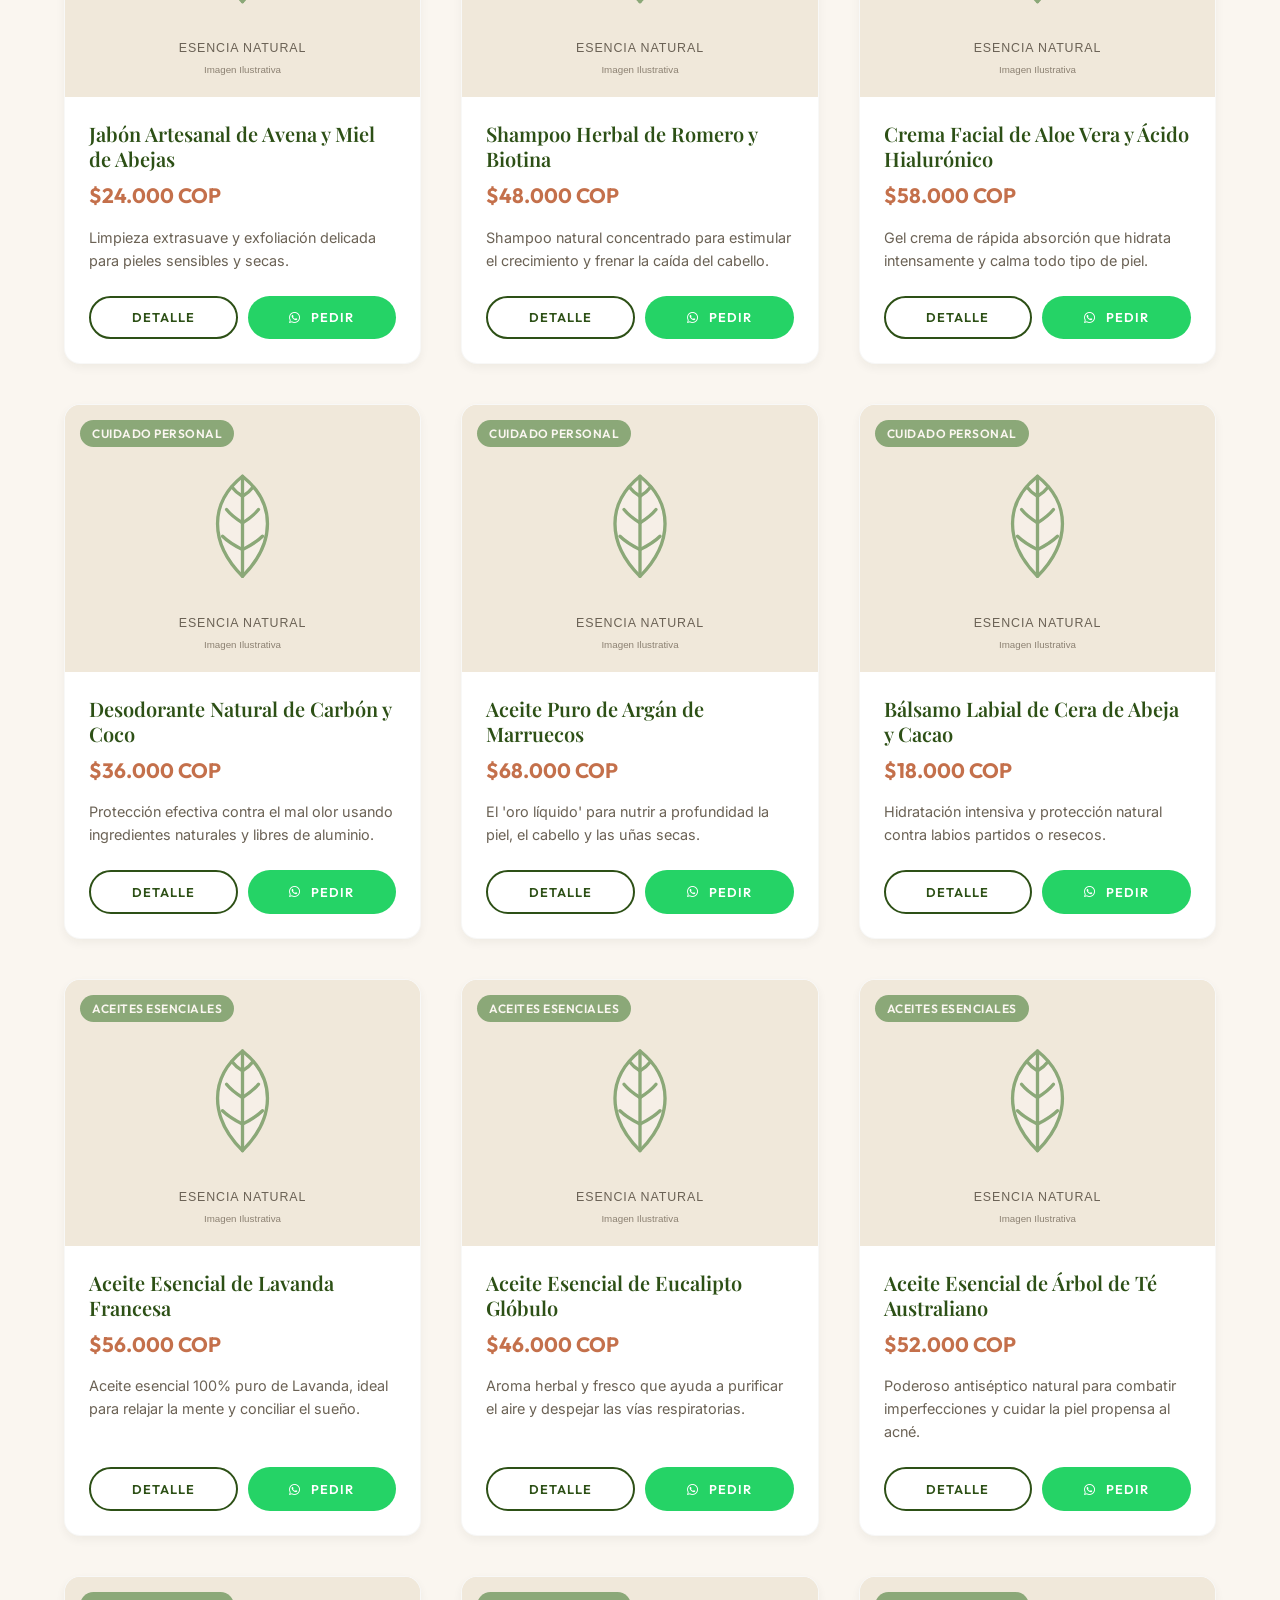
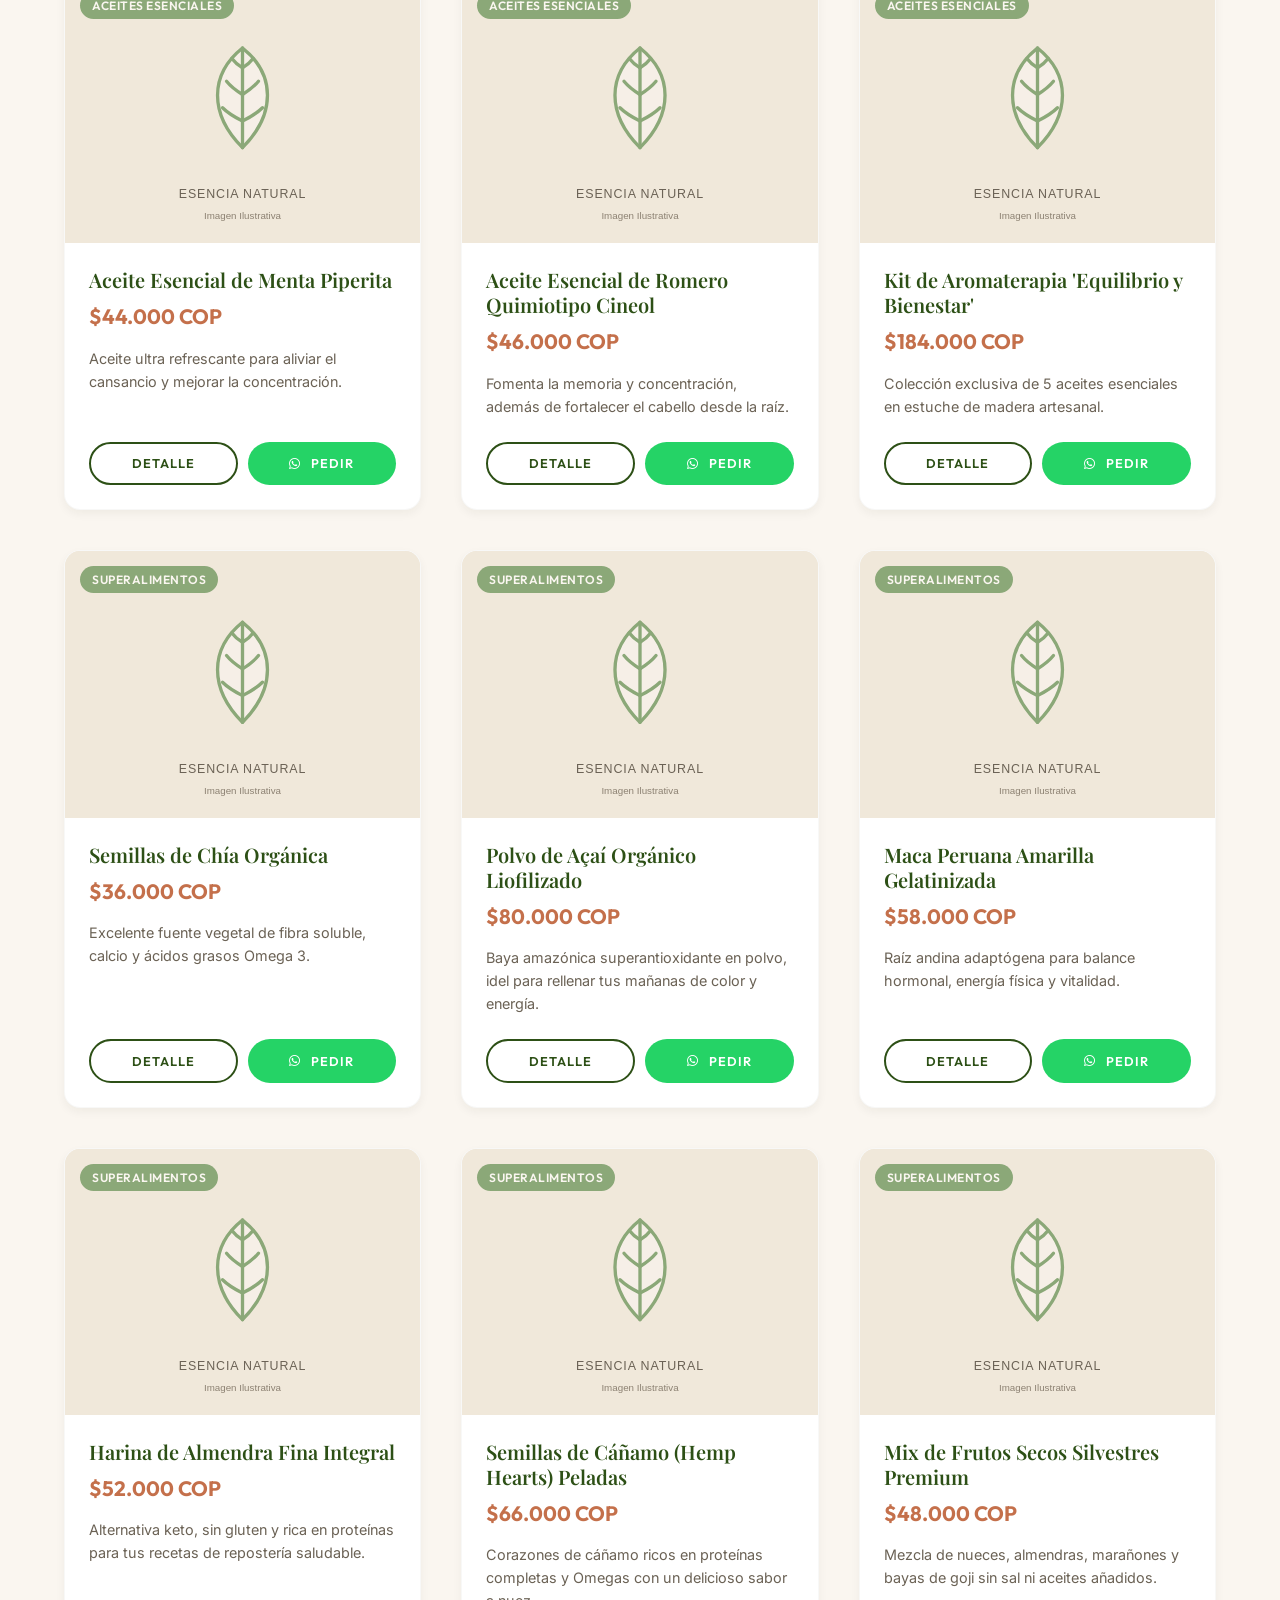
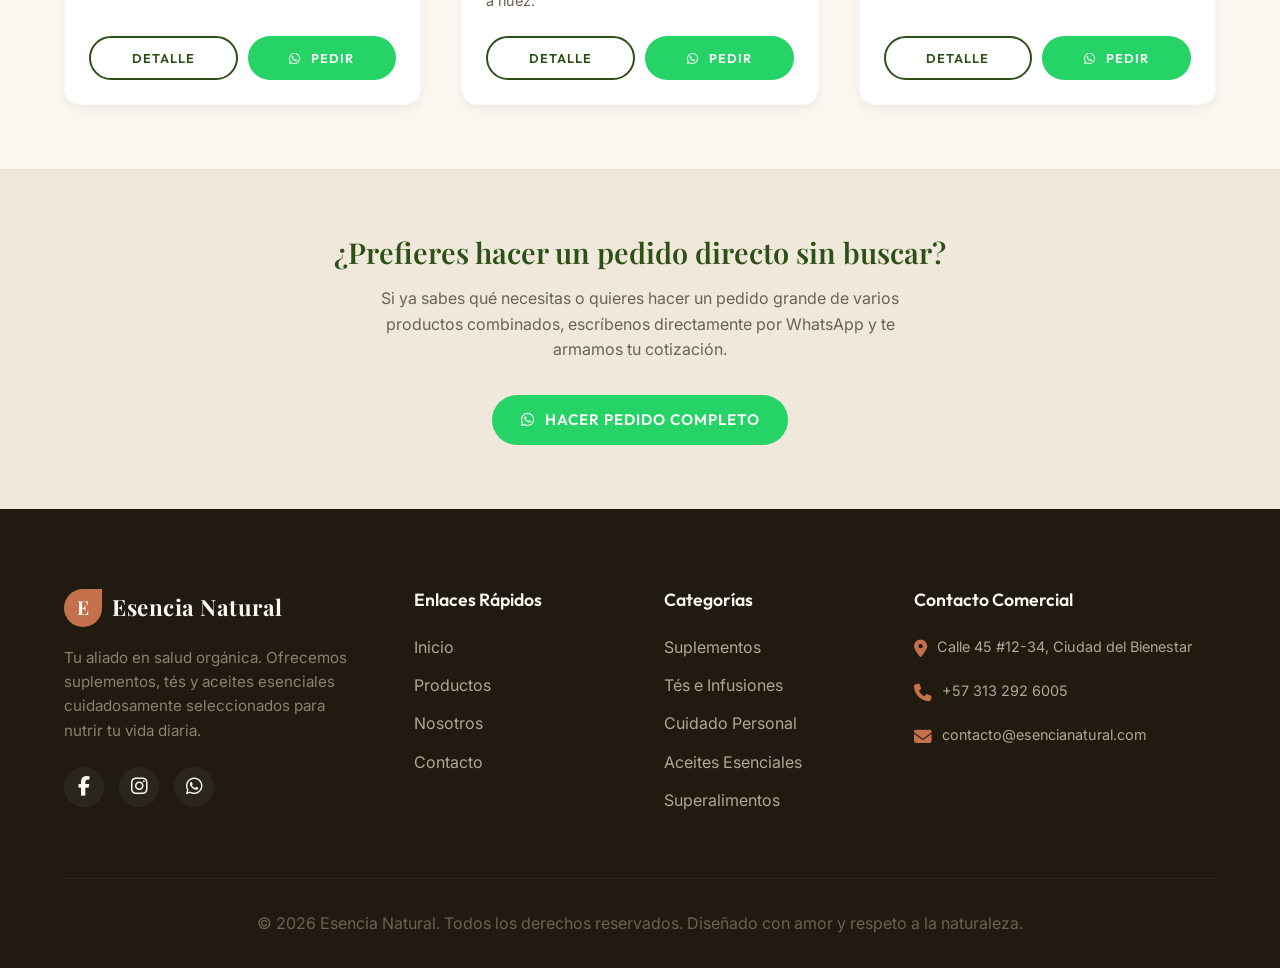
<file: productos.html>
<!DOCTYPE html>
<html lang="es">
<head>
  <meta charset="UTF-8">
  <meta name="viewport" content="width=device-width, initial-scale=1.0">
  <title>Catálogo de Productos Naturales | Esencia Natural</title>
  <meta name="description" content="Explora nuestro catálogo completo de más de 30 productos naturales: suplementos vitamínicos, tés orgánicos, aceites esenciales y superalimentos. Escríbenos por WhatsApp.">
  
  <!-- CSS -->
  <link rel="stylesheet" href="css/styles.css">
  
  <!-- Iconos -->
  <link rel="stylesheet" href="https://cdnjs.cloudflare.com/ajax/libs/font-awesome/6.4.0/css/all.min.css">
</head>
<body>

  <!-- HEADER / NAVEGACIÓN -->
  <header>
    <div class="nav-container">
      <a href="index.html" class="logo">
        <div class="logo-icon">E</div>
        <span class="logo-text">Esencia Natural</span>
      </a>
      
      <nav class="nav-links" id="navLinks">
        <a href="index.html">Inicio</a>
        <a href="productos.html" class="active">Productos</a>
        <a href="nosotros.html">Nosotros</a>
        <a href="contacto.html">Contacto</a>
      </nav>
      
      <button class="nav-toggle" id="navToggle" aria-label="Abrir menú">
        <span></span>
        <span></span>
        <span></span>
      </button>
    </div>
  </header>

  <!-- SECCIÓN BANNER CABECERA -->
  <section style="background-color: var(--bg-dark); padding: 3rem 0; text-align: center; border-bottom: 1px solid rgba(44,36,22,0.05);">
    <div class="container" style="padding: 0;">
      <h1 style="font-size: clamp(1.8rem, 4vw, 2.8rem); margin-bottom: 0.5rem;">Nuestro Catálogo Natural</h1>
      <p style="max-width: 600px; margin: 0 auto; color: var(--text-muted);">Explora nuestra gama de productos seleccionados para mejorar tu calidad de vida. Haz tu pedido directamente a través de WhatsApp de forma rápida y personalizada.</p>
    </div>
  </section>

  <!-- CONTENIDO PRINCIPAL DEL CATÁLOGO -->
  <main class="container" style="padding-top: 3rem;">
    
    <!-- ACCIONES DE BÚSQUEDA Y FILTRADO -->
    <div class="catalog-actions">
      <!-- Caja de búsqueda -->
      <div class="search-box">
        <input type="text" id="searchInput" placeholder="¿Qué producto natural estás buscando?" aria-label="Buscar producto">
        <button id="searchBtn" aria-label="Buscar"><i class="fa-solid fa-magnifying-glass"></i></button>
      </div>
      
      <!-- Tabs de Categoría -->
      <div class="filter-tabs" id="filterTabs">
        <button class="filter-tab active" data-category="todos">Todos los Productos</button>
        <button class="filter-tab" data-category="suplementos">Suplementos</button>
        <button class="filter-tab" data-category="tes">Tés e Infusiones</button>
        <button class="filter-tab" data-category="cuidado">Cuidado Personal</button>
        <button class="filter-tab" data-category="aceites">Aceites Esenciales</button>
        <button class="filter-tab" data-category="superalimentos">Superalimentos</button>
      </div>
    </div>

    <!-- RECUENTO Y ESTADO DE BÚSQUEDA -->
    <div style="display: flex; justify-content: space-between; align-items: center; margin-bottom: 2rem;">
      <div id="resultsCount" style="font-family: 'Outfit', sans-serif; font-weight: 500; color: var(--text-muted);">
        Mostrando todos los productos (30)
      </div>
    </div>

    <!-- GRID DE PRODUCTOS -->
    <div class="products-grid" id="catalogGrid">
      <!-- Se rellenará dinámicamente mediante JS -->
    </div>

    <!-- MENSAJE DE NO RESULTADOS -->
    <div id="noResults" style="display: none; text-align: center; padding: 4rem 0;">
      <span style="font-size: 4rem; display: block; margin-bottom: 1rem;">🍃</span>
      <h3 style="margin-bottom: 0.5rem; font-family: 'Outfit', sans-serif; color: var(--primary-color);">No encontramos productos</h3>
      <p style="color: var(--text-muted); max-width: 450px; margin: 0 auto;">Intenta buscar con otra palabra clave o cambia la categoría de filtro seleccionada.</p>
    </div>

  </main>

  <!-- BANNER SOPORTE / ATENCIÓN -->
  <section style="background-color: var(--bg-dark); padding: 4rem 0; border-top: 1px solid rgba(44,36,22,0.05);">
    <div class="container" style="text-align: center; padding: 0;">
      <h3 style="font-size: 1.8rem; margin-bottom: 1rem;">¿Prefieres hacer un pedido directo sin buscar?</h3>
      <p style="color: var(--text-muted); max-width: 550px; margin: 0 auto 2rem auto;">Si ya sabes qué necesitas o quieres hacer un pedido grande de varios productos combinados, escríbenos directamente por WhatsApp y te armamos tu cotización.</p>
      <a href="https://wa.me/573132926005?text=Hola%20🌿%20quiero%20hacer%20un%20pedido%20de%20varios%20productos." target="_blank" class="btn btn-whatsapp"><i class="fa-brands fa-whatsapp"></i> Hacer Pedido Completo</a>
    </div>
  </section>

  <!-- FOOTER -->
  <footer>
    <div class="footer-grid">
      <div class="footer-brand">
        <a href="index.html" class="logo" style="margin-bottom: 1.2rem; display: inline-flex;">
          <div class="logo-icon" style="background-color: var(--accent-color);">E</div>
          <span class="logo-text" style="color: var(--text-light);">Esencia Natural</span>
        </a>
        <p>Tu aliado en salud orgánica. Ofrecemos suplementos, tés y aceites esenciales cuidadosamente seleccionados para nutrir tu vida diaria.</p>
        <div class="footer-socials">
          <a href="#" class="social-link" aria-label="Facebook"><i class="fa-brands fa-facebook-f"></i></a>
          <a href="#" class="social-link" aria-label="Instagram"><i class="fa-brands fa-instagram"></i></a>
          <a href="#" class="social-link" aria-label="WhatsApp"><i class="fa-brands fa-whatsapp"></i></a>
        </div>
      </div>
      
      <div class="footer-column">
        <h4>Enlaces Rápidos</h4>
        <div class="footer-links">
          <a href="index.html">Inicio</a>
          <a href="productos.html">Productos</a>
          <a href="nosotros.html">Nosotros</a>
          <a href="contacto.html">Contacto</a>
        </div>
      </div>
      
      <div class="footer-column">
        <h4>Categorías</h4>
        <div class="footer-links">
          <a href="productos.html?cat=suplementos">Suplementos</a>
          <a href="productos.html?cat=tes">Tés e Infusiones</a>
          <a href="productos.html?cat=cuidado">Cuidado Personal</a>
          <a href="productos.html?cat=aceites">Aceites Esenciales</a>
          <a href="productos.html?cat=superalimentos">Superalimentos</a>
        </div>
      </div>
      
      <div class="footer-column">
        <h4>Contacto Comercial</h4>
        <div class="footer-contact-list">
          <div class="footer-contact-item">
            <span style="font-size: 1.1rem; color: var(--accent-color);"><i class="fa-solid fa-location-dot"></i></span>
            <span>Calle 45 #12-34, Ciudad del Bienestar</span>
          </div>
          <div class="footer-contact-item">
            <span style="font-size: 1.1rem; color: var(--accent-color);"><i class="fa-solid fa-phone"></i></span>
            <span>+57 313 292 6005</span>
          </div>
          <div class="footer-contact-item">
            <span style="font-size: 1.1rem; color: var(--accent-color);"><i class="fa-solid fa-envelope"></i></span>
            <span>contacto@esencianatural.com</span>
          </div>
        </div>
      </div>
    </div>
    
    <div class="footer-bottom">
      <p>&copy; 2026 Esencia Natural. Todos los derechos reservados. Diseñado con amor y respeto a la naturaleza.</p>
    </div>
  </footer>

  <!-- Botón WhatsApp Flotante -->
  <a href="https://wa.me/573132926005?text=Hola%20%F0%9F%8C%BF%20me%20gustar%C3%ADa%20ver%20el%20cat%C3%A1logo%20de%20productos." target="_blank" class="whatsapp-float" aria-label="Escríbenos por WhatsApp">
    <i class="fa-brands fa-whatsapp"></i>
  </a>

  <!-- SCRIPTS -->
  <script src="js/productos.js"></script>
  <script src="js/main.js"></script>
  <script src="js/productos-catalogo.js"></script>
</body>
</html>
</file>
<file: css/styles.css>
/* ==========================================================================
   🌿 ESENCIA NATURAL - SISTEMA DE DISEÑO Y ESTILOS PRINCIPALES
   ========================================================================== */

/* Importación de Fuentes de Google */
@import url('https://fonts.googleapis.com/css2?family=Inter:wght@300;400;500;600&family=Outfit:wght@400;500;600;700&family=Playfair+Display:ital,wght@0,400;0,600;0,700;1,400&display=swap');

/* Variables de Colores y Estilos */
:root {
  --primary-color: #2D5016;       /* Verde Bosque Profundo */
  --primary-light: #416B27;       /* Verde Bosque Claro */
  --secondary-color: #8BA878;     /* Verde Salvia */
  --secondary-light: #A5C093;     /* Salvia Suave */
  --accent-color: #C4704B;        /* Terracota / Arcilla */
  --accent-hover: #A85A36;        /* Terracota Oscuro */
  --bg-light: #FAF6F0;            /* Crema Natural */
  --bg-dark: #F0E8DA;             /* Beige Arena */
  --bg-card: #FFFFFF;             /* Blanco Puro */
  --text-main: #2C2416;           /* Carbón Cálido */
  --text-muted: #6B6255;          /* Gris Oliva */
  --text-light: #FAF6F0;          /* Crema para textos oscuros */
  --border-color: #E6DC CE;       /* Borde suave en tono beige */
  --border-radius-sm: 8px;
  --border-radius-md: 16px;
  --border-radius-lg: 24px;
  --shadow-sm: 0 4px 10px rgba(44, 36, 22, 0.05);
  --shadow-md: 0 8px 20px rgba(44, 36, 22, 0.08);
  --shadow-lg: 0 16px 30px rgba(44, 36, 22, 0.12);
  --transition: all 0.35s cubic-bezier(0.25, 0.8, 0.25, 1);
  --max-width: 1200px;
}

/* Reset de Estilos */
*, *::before, *::after {
  box-sizing: border-box;
  margin: 0;
  padding: 0;
}

html {
  scroll-behavior: smooth;
}

body {
  font-family: 'Inter', sans-serif;
  background-color: var(--bg-light);
  color: var(--text-main);
  line-height: 1.6;
  overflow-x: hidden;
}

/* Tipografía */
h1, h2, h3, h4, h5, h6 {
  font-family: 'Playfair Display', serif;
  font-weight: 600;
  line-height: 1.25;
  color: var(--primary-color);
}

h1 {
  font-size: clamp(2.2rem, 5vw, 3.8rem);
}

h2 {
  font-size: clamp(1.8rem, 4vw, 2.5rem);
  margin-bottom: 1rem;
  position: relative;
  display: inline-block;
}

h2.section-title::after {
  content: '';
  display: block;
  width: 60px;
  height: 3px;
  background-color: var(--accent-color);
  margin: 10px auto 0 auto;
  border-radius: 2px;
}

p {
  font-size: 1rem;
  color: var(--text-muted);
}

a {
  color: inherit;
  text-decoration: none;
  transition: var(--transition);
}

ul {
  list-style: none;
}

img {
  max-width: 100%;
  height: auto;
  display: block;
  border-radius: var(--border-radius-md);
}

/* ==========================================================================
   ESTRUCTURA Y DISEÑO BASE (LAYOUT)
   ========================================================================== */

.container {
  width: 90%;
  max-width: var(--max-width);
  margin: 0 auto;
  padding: 4rem 0;
}

.section-header {
  text-align: center;
  max-width: 700px;
  margin: 0 auto 3.5rem auto;
}

.section-header p {
  font-family: 'Outfit', sans-serif;
  font-size: 1.1rem;
  text-transform: uppercase;
  letter-spacing: 2px;
  color: var(--secondary-color);
  margin-bottom: 0.5rem;
}

/* ==========================================================================
   BOTONES Y ELEMENTOS DE ACCIÓN
   ========================================================================== */

.btn {
  display: inline-flex;
  align-items: center;
  justify-content: center;
  gap: 10px;
  padding: 0.8rem 1.8rem;
  font-family: 'Outfit', sans-serif;
  font-weight: 600;
  font-size: 0.95rem;
  text-transform: uppercase;
  letter-spacing: 1px;
  border-radius: 50px;
  border: 2px solid transparent;
  cursor: pointer;
  transition: var(--transition);
}

.btn-primary {
  background-color: var(--primary-color);
  color: var(--text-light);
}

.btn-primary:hover {
  background-color: var(--primary-light);
  transform: translateY(-3px);
  box-shadow: var(--shadow-md);
}

.btn-accent {
  background-color: var(--accent-color);
  color: var(--text-light);
}

.btn-accent:hover {
  background-color: var(--accent-hover);
  transform: translateY(-3px);
  box-shadow: var(--shadow-md);
}

.btn-outline {
  border-color: var(--primary-color);
  color: var(--primary-color);
  background-color: transparent;
}

.btn-outline:hover {
  background-color: var(--primary-color);
  color: var(--text-light);
  transform: translateY(-3px);
}

.btn-whatsapp {
  background-color: #25D366;
  color: white;
  border: none;
}

.btn-whatsapp:hover {
  background-color: #20BA5A;
  transform: translateY(-3px);
  box-shadow: 0 8px 20px rgba(37, 211, 102, 0.3);
}

/* ==========================================================================
   HEADER / NAVEGACIÓN
   ========================================================================== */

header {
  background-color: var(--bg-light);
  border-bottom: 1px solid rgba(44, 36, 22, 0.06);
  position: sticky;
  top: 0;
  z-index: 1000;
  transition: var(--transition);
}

header.scroll-shadow {
  box-shadow: var(--shadow-sm);
  background-color: rgba(250, 246, 240, 0.95);
  backdrop-filter: blur(10px);
}

.nav-container {
  display: flex;
  justify-content: space-between;
  align-items: center;
  height: 80px;
  width: 90%;
  max-width: var(--max-width);
  margin: 0 auto;
}

.logo {
  display: flex;
  align-items: center;
  gap: 10px;
}

.logo-icon {
  width: 38px;
  height: 38px;
  background-color: var(--primary-color);
  border-radius: 50% 0 50% 50%;
  display: flex;
  align-items: center;
  justify-content: center;
  color: var(--text-light);
  font-family: 'Playfair Display', serif;
  font-weight: bold;
  font-size: 1.2rem;
}

.logo-text {
  font-family: 'Playfair Display', serif;
  font-weight: 700;
  font-size: 1.4rem;
  color: var(--primary-color);
  letter-spacing: 0.5px;
}

.nav-links {
  display: flex;
  gap: 2rem;
}

.nav-links a {
  font-family: 'Outfit', sans-serif;
  font-weight: 500;
  font-size: 1rem;
  color: var(--text-muted);
  position: relative;
  padding: 5px 0;
}

.nav-links a:hover,
.nav-links a.active {
  color: var(--primary-color);
}

.nav-links a::after {
  content: '';
  position: absolute;
  bottom: 0;
  left: 0;
  width: 0;
  height: 2px;
  background-color: var(--accent-color);
  transition: var(--transition);
}

.nav-links a:hover::after,
.nav-links a.active::after {
  width: 100%;
}

.nav-toggle {
  display: none;
  background: none;
  border: none;
  cursor: pointer;
  flex-direction: column;
  gap: 6px;
  z-index: 1001;
}

.nav-toggle span {
  width: 25px;
  height: 2px;
  background-color: var(--primary-color);
  transition: var(--transition);
}

/* ==========================================================================
   SECCIÓN HERO (HOME)
   ========================================================================== */

.hero {
  position: relative;
  background-color: var(--bg-dark);
  min-height: 80vh;
  display: flex;
  align-items: center;
  overflow: hidden;
  padding: 2rem 0;
}

.hero-grid {
  display: grid;
  grid-template-columns: 1.1fr 0.9fr;
  gap: 4rem;
  align-items: center;
  width: 90%;
  max-width: var(--max-width);
  margin: 0 auto;
}

.hero-content {
  max-width: 650px;
}

.hero-tagline {
  font-family: 'Outfit', sans-serif;
  font-weight: 600;
  font-size: 1.1rem;
  text-transform: uppercase;
  color: var(--accent-color);
  letter-spacing: 3px;
  margin-bottom: 1rem;
  display: flex;
  align-items: center;
  gap: 10px;
}

.hero-tagline::after {
  content: '';
  flex-grow: 0.1;
  height: 2px;
  background-color: var(--accent-color);
}

.hero h1 {
  margin-bottom: 1.5rem;
  line-height: 1.15;
}

.hero-desc {
  font-size: 1.15rem;
  color: var(--text-muted);
  margin-bottom: 2.5rem;
  max-width: 550px;
}

.hero-btns {
  display: flex;
  gap: 1.5rem;
  flex-wrap: wrap;
}

.hero-image {
  position: relative;
  height: 100%;
  display: flex;
  justify-content: center;
  align-items: center;
}

.hero-image img {
  border-radius: 40px 100px 40px 40px;
  box-shadow: var(--shadow-lg);
  object-fit: cover;
  width: 100%;
  max-height: 500px;
}

/* ==========================================================================
   CARDS DE BENEFICIOS (HOME)
   ========================================================================== */

.benefits {
  background-color: var(--bg-light);
}

.benefits-grid {
  display: grid;
  grid-template-columns: repeat(auto-fit, minmax(250px, 1fr));
  gap: 2.5rem;
}

.benefit-card {
  background-color: var(--bg-card);
  padding: 2.5rem 2rem;
  border-radius: var(--border-radius-md);
  box-shadow: var(--shadow-sm);
  text-align: center;
  border: 1px solid rgba(44, 36, 22, 0.03);
  transition: var(--transition);
}

.benefit-card:hover {
  transform: translateY(-8px);
  box-shadow: var(--shadow-md);
  border-color: var(--secondary-light);
}

.benefit-icon {
  width: 70px;
  height: 70px;
  background-color: var(--bg-dark);
  border-radius: 50%;
  display: flex;
  align-items: center;
  justify-content: center;
  font-size: 2.2rem;
  margin: 0 auto 1.5rem auto;
  color: var(--primary-color);
  transition: var(--transition);
}

.benefit-card:hover .benefit-icon {
  background-color: var(--primary-color);
  color: var(--text-light);
  transform: scale(1.1) rotate(5deg);
}

.benefit-card h3 {
  font-family: 'Outfit', sans-serif;
  font-size: 1.3rem;
  font-weight: 600;
  margin-bottom: 0.8rem;
  color: var(--primary-color);
}

/* ==========================================================================
   CATEGORÍAS DE PRODUCTO (HOME)
   ========================================================================== */

.categories-grid {
  display: grid;
  grid-template-columns: repeat(auto-fit, minmax(180px, 1fr));
  gap: 1.5rem;
}

.category-card {
  background-color: var(--bg-card);
  padding: 2rem 1.5rem;
  border-radius: var(--border-radius-md);
  text-align: center;
  box-shadow: var(--shadow-sm);
  border: 1px solid rgba(44, 36, 22, 0.04);
  transition: var(--transition);
  cursor: pointer;
}

.category-card:hover {
  background-color: var(--primary-color);
  border-color: var(--primary-color);
  transform: translateY(-5px);
}

.category-emoji {
  font-size: 2.5rem;
  margin-bottom: 1rem;
  display: block;
}

.category-card h3 {
  font-family: 'Outfit', sans-serif;
  font-weight: 600;
  font-size: 1.1rem;
  color: var(--primary-color);
  transition: var(--transition);
}

.category-card:hover h3 {
  color: var(--text-light);
}

/* ==========================================================================
   CARDS DE PRODUCTOS (GRID)
   ========================================================================== */

.products-grid {
  display: grid;
  grid-template-columns: repeat(auto-fill, minmax(280px, 1fr));
  gap: 2.5rem;
}

.product-card {
  background-color: var(--bg-card);
  border-radius: var(--border-radius-md);
  overflow: hidden;
  box-shadow: var(--shadow-sm);
  border: 1px solid rgba(44, 36, 22, 0.03);
  transition: var(--transition);
  display: flex;
  flex-direction: column;
  position: relative;
}

.product-card:hover {
  transform: translateY(-10px);
  box-shadow: var(--shadow-lg);
  border-color: var(--secondary-light);
}

.product-badge {
  position: absolute;
  top: 15px;
  left: 15px;
  background-color: var(--secondary-color);
  color: var(--text-light);
  font-family: 'Outfit', sans-serif;
  font-size: 0.75rem;
  font-weight: 600;
  padding: 4px 12px;
  border-radius: 30px;
  z-index: 10;
  text-transform: uppercase;
  letter-spacing: 0.5px;
}

.product-image-container {
  position: relative;
  background-color: var(--bg-dark);
  overflow: hidden;
  aspect-ratio: 4/3;
}

.product-image-container img {
  width: 100%;
  height: 100%;
  object-fit: cover;
  border-radius: 0;
  transition: transform 0.6s cubic-bezier(0.25, 0.8, 0.25, 1);
}

.product-card:hover .product-image-container img {
  transform: scale(1.08);
}

.product-info {
  padding: 1.5rem;
  display: flex;
  flex-direction: column;
  flex-grow: 1;
}

.product-title {
  font-size: 1.25rem;
  margin-bottom: 0.5rem;
  color: var(--primary-color);
}

.product-title a:hover {
  color: var(--accent-color);
}

.product-price {
  font-family: 'Outfit', sans-serif;
  font-size: 1.3rem;
  font-weight: 700;
  color: var(--accent-color);
  margin-bottom: 0.8rem;
}

.product-desc {
  font-size: 0.9rem;
  color: var(--text-muted);
  margin-bottom: 1.5rem;
  display: -webkit-box;
  -webkit-line-clamp: 3;
  -webkit-box-orient: vertical;
  overflow: hidden;
  flex-grow: 1;
}

.product-card-btns {
  display: grid;
  grid-template-columns: 1fr 1fr;
  gap: 10px;
}

.product-card-btns .btn {
  padding: 0.6rem 0.8rem;
  font-size: 0.8rem;
}

/* ==========================================================================
   CATÁLOGO - FILTROS Y BÚSQUEDA (PRODUCTOS)
   ========================================================================== */

.catalog-actions {
  display: flex;
  flex-direction: column;
  gap: 2rem;
  margin-bottom: 3.5rem;
  background-color: var(--bg-dark);
  padding: 2rem;
  border-radius: var(--border-radius-md);
  border: 1px solid rgba(44, 36, 22, 0.05);
}

.search-box {
  display: flex;
  background-color: var(--bg-card);
  border: 1px solid var(--border-color);
  border-radius: 50px;
  overflow: hidden;
  padding: 4px 10px 4px 20px;
  align-items: center;
  box-shadow: var(--shadow-sm);
  max-width: 500px;
  margin: 0 auto;
  width: 100%;
}

.search-box input {
  border: none;
  background: none;
  outline: none;
  font-family: 'Inter', sans-serif;
  font-size: 1rem;
  color: var(--text-main);
  width: 100%;
  padding: 10px 0;
}

.search-box button {
  background-color: var(--primary-color);
  color: var(--text-light);
  border: none;
  width: 42px;
  height: 42px;
  border-radius: 50%;
  cursor: pointer;
  display: flex;
  align-items: center;
  justify-content: center;
  transition: var(--transition);
}

.search-box button:hover {
  background-color: var(--accent-color);
}

.filter-tabs {
  display: flex;
  justify-content: center;
  gap: 0.8rem;
  flex-wrap: wrap;
}

.filter-tab {
  background-color: var(--bg-card);
  border: 1px solid var(--border-color);
  color: var(--text-muted);
  font-family: 'Outfit', sans-serif;
  font-weight: 600;
  font-size: 0.9rem;
  padding: 0.6rem 1.4rem;
  border-radius: 50px;
  cursor: pointer;
  transition: var(--transition);
}

.filter-tab:hover,
.filter-tab.active {
  background-color: var(--primary-color);
  border-color: var(--primary-color);
  color: var(--text-light);
  box-shadow: var(--shadow-sm);
}

/* ==========================================================================
   PÁGINA DETALLE DE PRODUCTO
   ========================================================================== */

.product-detail-grid {
  display: grid;
  grid-template-columns: 1fr 1.1fr;
  gap: 4rem;
  align-items: start;
}

.detail-gallery {
  background-color: var(--bg-dark);
  border-radius: var(--border-radius-lg);
  overflow: hidden;
  box-shadow: var(--shadow-md);
  padding: 1.5rem;
}

.detail-gallery img {
  width: 100%;
  border-radius: var(--border-radius-md);
}

.detail-info h1 {
  font-size: clamp(2rem, 3.5vw, 2.6rem);
  margin-bottom: 0.5rem;
}

.detail-category {
  font-family: 'Outfit', sans-serif;
  color: var(--secondary-color);
  font-weight: 600;
  font-size: 1rem;
  text-transform: uppercase;
  letter-spacing: 1.5px;
  margin-bottom: 1.2rem;
  display: block;
}

.detail-price {
  font-family: 'Outfit', sans-serif;
  font-size: 2.2rem;
  font-weight: 700;
  color: var(--accent-color);
  margin-bottom: 1.5rem;
}

.detail-desc {
  font-size: 1.05rem;
  margin-bottom: 2rem;
  color: var(--text-muted);
}

.purchase-section {
  display: flex;
  align-items: center;
  gap: 1.5rem;
  margin-bottom: 2.5rem;
  padding-bottom: 2rem;
  border-bottom: 1px solid rgba(44, 36, 22, 0.08);
}

.quantity-selector {
  display: flex;
  align-items: center;
  border: 2px solid var(--border-color);
  border-radius: 50px;
  overflow: hidden;
  background-color: var(--bg-card);
}

.quantity-btn {
  background: none;
  border: none;
  width: 45px;
  height: 45px;
  font-size: 1.2rem;
  cursor: pointer;
  color: var(--primary-color);
  font-weight: bold;
  transition: var(--transition);
}

.quantity-btn:hover {
  background-color: var(--bg-dark);
}

.quantity-input {
  width: 45px;
  border: none;
  text-align: center;
  font-family: 'Outfit', sans-serif;
  font-weight: 600;
  font-size: 1.1rem;
  color: var(--text-main);
  background: none;
  outline: none;
}

.detail-tabs {
  margin-top: 2rem;
}

.tab-nav {
  display: flex;
  border-bottom: 2px solid var(--border-color);
  gap: 1.5rem;
  margin-bottom: 1.5rem;
}

.tab-btn {
  background: none;
  border: none;
  font-family: 'Outfit', sans-serif;
  font-weight: 600;
  font-size: 1rem;
  color: var(--text-muted);
  padding: 10px 0;
  cursor: pointer;
  position: relative;
  transition: var(--transition);
}

.tab-btn:hover,
.tab-btn.active {
  color: var(--primary-color);
}

.tab-btn::after {
  content: '';
  position: absolute;
  bottom: -2px;
  left: 0;
  width: 0;
  height: 2px;
  background-color: var(--accent-color);
  transition: var(--transition);
}

.tab-btn.active::after {
  width: 100%;
}

.tab-content {
  display: none;
  animation: fadeIn 0.4s ease forwards;
}

.tab-content.active {
  display: block;
}

.tab-content ul {
  display: flex;
  flex-direction: column;
  gap: 0.6rem;
}

.tab-content ul li {
  position: relative;
  padding-left: 25px;
  color: var(--text-muted);
}

.tab-content ul li::before {
  content: '🌿';
  position: absolute;
  left: 0;
  top: 1px;
  font-size: 0.9rem;
}

/* ==========================================================================
   PÁGINA NOSOTROS
   ========================================================================== */

.about-hero {
  display: grid;
  grid-template-columns: 1fr 1fr;
  gap: 4rem;
  align-items: center;
  margin-bottom: 4rem;
}

.about-hero img {
  border-radius: var(--border-radius-lg);
  box-shadow: var(--shadow-md);
  max-height: 450px;
  width: 100%;
  object-fit: cover;
}

.about-mission {
  background-color: var(--bg-dark);
  padding: 4rem 2rem;
  border-radius: var(--border-radius-lg);
  margin-bottom: 4rem;
}

.mission-grid {
  display: grid;
  grid-template-columns: 1fr 1fr;
  gap: 4rem;
  width: 90%;
  max-width: var(--max-width);
  margin: 0 auto;
}

.mission-box h3 {
  font-size: 1.8rem;
  margin-bottom: 1rem;
}

.values-grid {
  display: grid;
  grid-template-columns: repeat(auto-fit, minmax(230px, 1fr));
  gap: 2rem;
}

.value-card {
  background-color: var(--bg-card);
  padding: 2rem;
  border-radius: var(--border-radius-md);
  border: 1px solid rgba(44, 36, 22, 0.04);
  box-shadow: var(--shadow-sm);
  text-align: center;
}

.value-card h4 {
  font-family: 'Outfit', sans-serif;
  font-size: 1.25rem;
  color: var(--primary-color);
  margin: 1rem 0 0.5rem 0;
}

/* ==========================================================================
   PÁGINA CONTACTO
   ========================================================================== */

.contact-grid {
  display: grid;
  grid-template-columns: 0.9fr 1.1fr;
  gap: 4rem;
  align-items: start;
}

.contact-info-panel {
  background-color: var(--primary-color);
  color: var(--text-light);
  padding: 3rem;
  border-radius: var(--border-radius-lg);
  box-shadow: var(--shadow-md);
}

.contact-info-panel h3 {
  color: var(--text-light);
  font-size: 1.8rem;
  margin-bottom: 1rem;
}

.contact-info-panel p {
  color: #B4C6AC;
  margin-bottom: 2rem;
}

.contact-details {
  display: flex;
  flex-direction: column;
  gap: 1.8rem;
}

.contact-item {
  display: flex;
  align-items: flex-start;
  gap: 15px;
}

.contact-item-icon {
  font-size: 1.5rem;
}

.contact-item-text h4 {
  font-family: 'Outfit', sans-serif;
  font-weight: 600;
  font-size: 1rem;
  color: var(--text-light);
  margin-bottom: 2px;
}

.contact-item-text p {
  color: #D6E0D2;
  margin-bottom: 0;
  font-size: 0.95rem;
}

.contact-form-panel {
  background-color: var(--bg-card);
  padding: 3rem;
  border-radius: var(--border-radius-lg);
  box-shadow: var(--shadow-md);
  border: 1px solid rgba(44, 36, 22, 0.04);
}

.form-group {
  margin-bottom: 1.5rem;
}

.form-group label {
  display: block;
  font-family: 'Outfit', sans-serif;
  font-weight: 600;
  font-size: 0.9rem;
  color: var(--text-main);
  margin-bottom: 0.5rem;
}

.form-group input,
.form-group textarea {
  width: 100%;
  padding: 12px 16px;
  border-radius: var(--border-radius-sm);
  border: 1.5px solid var(--border-color);
  font-family: 'Inter', sans-serif;
  font-size: 1rem;
  color: var(--text-main);
  background-color: var(--bg-light);
  outline: none;
  transition: var(--transition);
}

.form-group input:focus,
.form-group textarea:focus {
  border-color: var(--primary-color);
  background-color: var(--bg-card);
  box-shadow: 0 0 0 3px rgba(45, 80, 22, 0.1);
}

.form-group textarea {
  resize: vertical;
  min-height: 120px;
}

/* ==========================================================================
   COMPLEMENTOS - WHATSAPP FLOTANTE Y FOOTER
   ========================================================================== */

.whatsapp-float {
  position: fixed;
  bottom: 30px;
  right: 30px;
  width: 60px;
  height: 60px;
  background-color: #25D366;
  border-radius: 50%;
  display: flex;
  align-items: center;
  justify-content: center;
  box-shadow: 0 8px 24px rgba(37, 211, 102, 0.4);
  color: white;
  font-size: 2rem;
  z-index: 999;
  transition: var(--transition);
  animation: pulse 2s infinite;
}

.whatsapp-float:hover {
  transform: scale(1.1) rotate(5deg);
  background-color: #20BA5A;
}

@keyframes pulse {
  0% {
    box-shadow: 0 0 0 0 rgba(37, 211, 102, 0.5);
  }
  70% {
    box-shadow: 0 0 0 15px rgba(37, 211, 102, 0);
  }
  100% {
    box-shadow: 0 0 0 0 rgba(37, 211, 102, 0);
  }
}

footer {
  background-color: #201A11; /* Carbón Orgánico muy Oscuro */
  color: #B2A695;
  padding: 5rem 0 2rem 0;
}

.footer-grid {
  display: grid;
  grid-template-columns: 1.2fr 0.8fr 0.8fr 1.2fr;
  gap: 3rem;
  width: 90%;
  max-width: var(--max-width);
  margin: 0 auto 4rem auto;
}

.footer-brand h3 {
  color: var(--text-light);
  margin-bottom: 1rem;
}

.footer-brand p {
  color: #8C8172;
  font-size: 0.95rem;
  margin-bottom: 1.5rem;
}

.footer-socials {
  display: flex;
  gap: 15px;
}

.social-link {
  width: 40px;
  height: 40px;
  background-color: rgba(255, 255, 255, 0.05);
  border-radius: 50%;
  display: flex;
  align-items: center;
  justify-content: center;
  color: var(--text-light);
  font-size: 1.2rem;
}

.social-link:hover {
  background-color: var(--accent-color);
  transform: translateY(-3px);
}

.footer-column h4 {
  font-family: 'Outfit', sans-serif;
  color: var(--text-light);
  font-size: 1.1rem;
  font-weight: 600;
  margin-bottom: 1.5rem;
}

.footer-links {
  display: flex;
  flex-direction: column;
  gap: 0.8rem;
}

.footer-links a:hover {
  color: var(--text-light);
  padding-left: 5px;
}

.footer-contact-list {
  display: flex;
  flex-direction: column;
  gap: 1rem;
}

.footer-contact-item {
  display: flex;
  align-items: flex-start;
  gap: 10px;
  font-size: 0.9rem;
}

.footer-bottom {
  border-top: 1px solid rgba(255, 255, 255, 0.06);
  padding-top: 2rem;
  text-align: center;
  font-size: 0.85rem;
  color: #72685B;
  width: 90%;
  max-width: var(--max-width);
  margin: 0 auto;
}

/* ==========================================================================
   ANIMACIONES Y MEJORAS VISUALES
   ========================================================================== */

@keyframes fadeIn {
  from { opacity: 0; transform: translateY(10px); }
  to { opacity: 1; transform: translateY(0); }
}

.fade-in {
  animation: fadeIn 0.8s ease forwards;
}

/* ==========================================================================
   RESPONSIVE (MEDIA QUERIES)
   ========================================================================== */

@media (max-width: 992px) {
  .hero-grid {
    grid-template-columns: 1fr;
    gap: 3rem;
    text-align: center;
  }
  .hero-content {
    margin: 0 auto;
  }
  .hero-tagline {
    justify-content: center;
  }
  .hero-tagline::after {
    display: none;
  }
  .hero-btns {
    justify-content: center;
  }
  .hero-image img {
    max-height: 400px;
  }
  .product-detail-grid {
    grid-template-columns: 1fr;
    gap: 3rem;
  }
  .about-hero {
    grid-template-columns: 1fr;
    gap: 2.5rem;
    text-align: center;
  }
  .mission-grid {
    grid-template-columns: 1fr;
    gap: 2.5rem;
  }
  .contact-grid {
    grid-template-columns: 1fr;
    gap: 3rem;
  }
  .footer-grid {
    grid-template-columns: 1fr 1fr;
  }
}

@media (max-width: 768px) {
  .nav-links {
    position: fixed;
    top: 80px;
    left: -100%;
    width: 100%;
    height: calc(100vh - 80px);
    background-color: var(--bg-light);
    flex-direction: column;
    align-items: center;
    padding: 3rem 0;
    transition: 0.4s ease;
    box-shadow: 0 10px 15px rgba(0, 0, 0, 0.05);
  }
  .nav-links.active {
    left: 0;
  }
  .nav-toggle {
    display: flex;
  }
  /* Cambio de estado para toggle */
  .nav-toggle.active span:nth-child(1) {
    transform: rotate(45deg) translate(6px, 6px);
  }
  .nav-toggle.active span:nth-child(2) {
    opacity: 0;
  }
  .nav-toggle.active span:nth-child(3) {
    transform: rotate(-45deg) translate(6px, -6px);
  }
  .footer-grid {
    grid-template-columns: 1fr;
    gap: 2rem;
  }
  .purchase-section {
    flex-direction: column;
    align-items: stretch;
  }
  .whatsapp-float {
    width: 50px;
    height: 50px;
    bottom: 20px;
    right: 20px;
    font-size: 1.6rem;
  }
}
</file>
